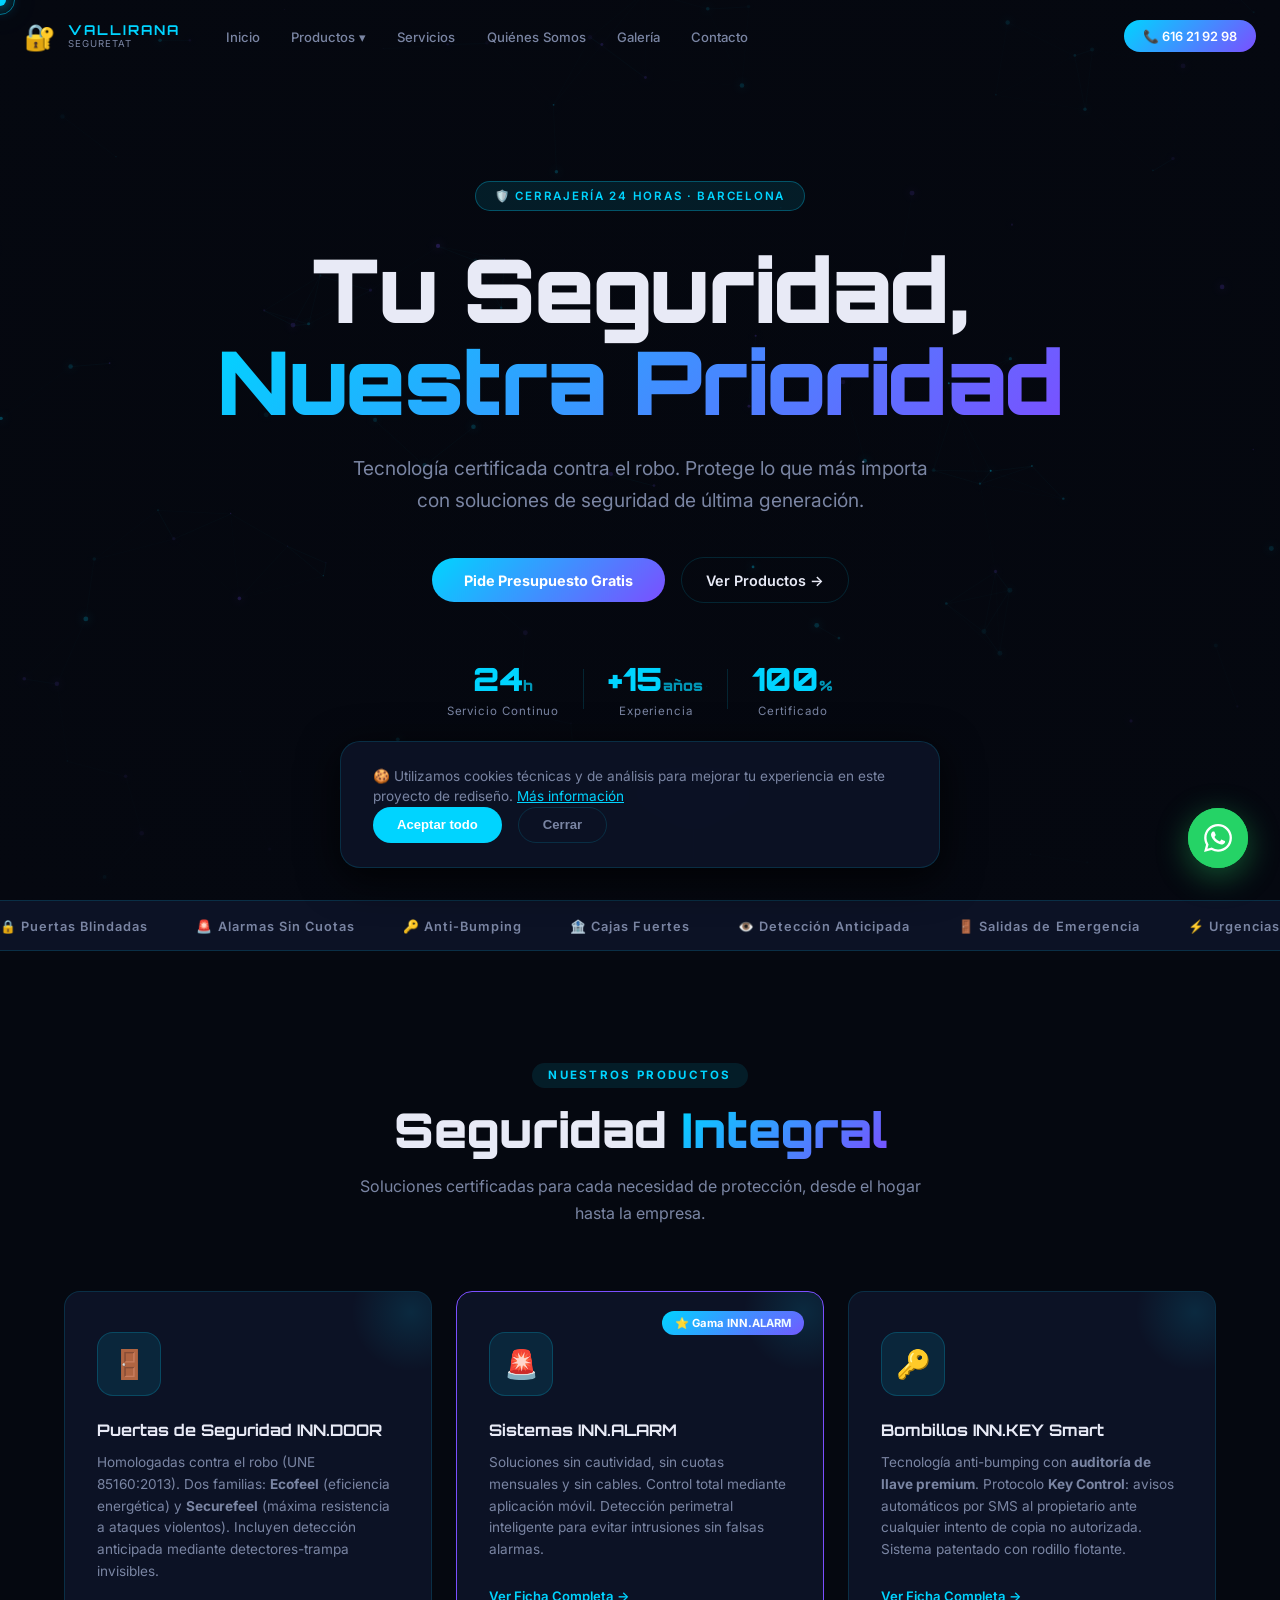
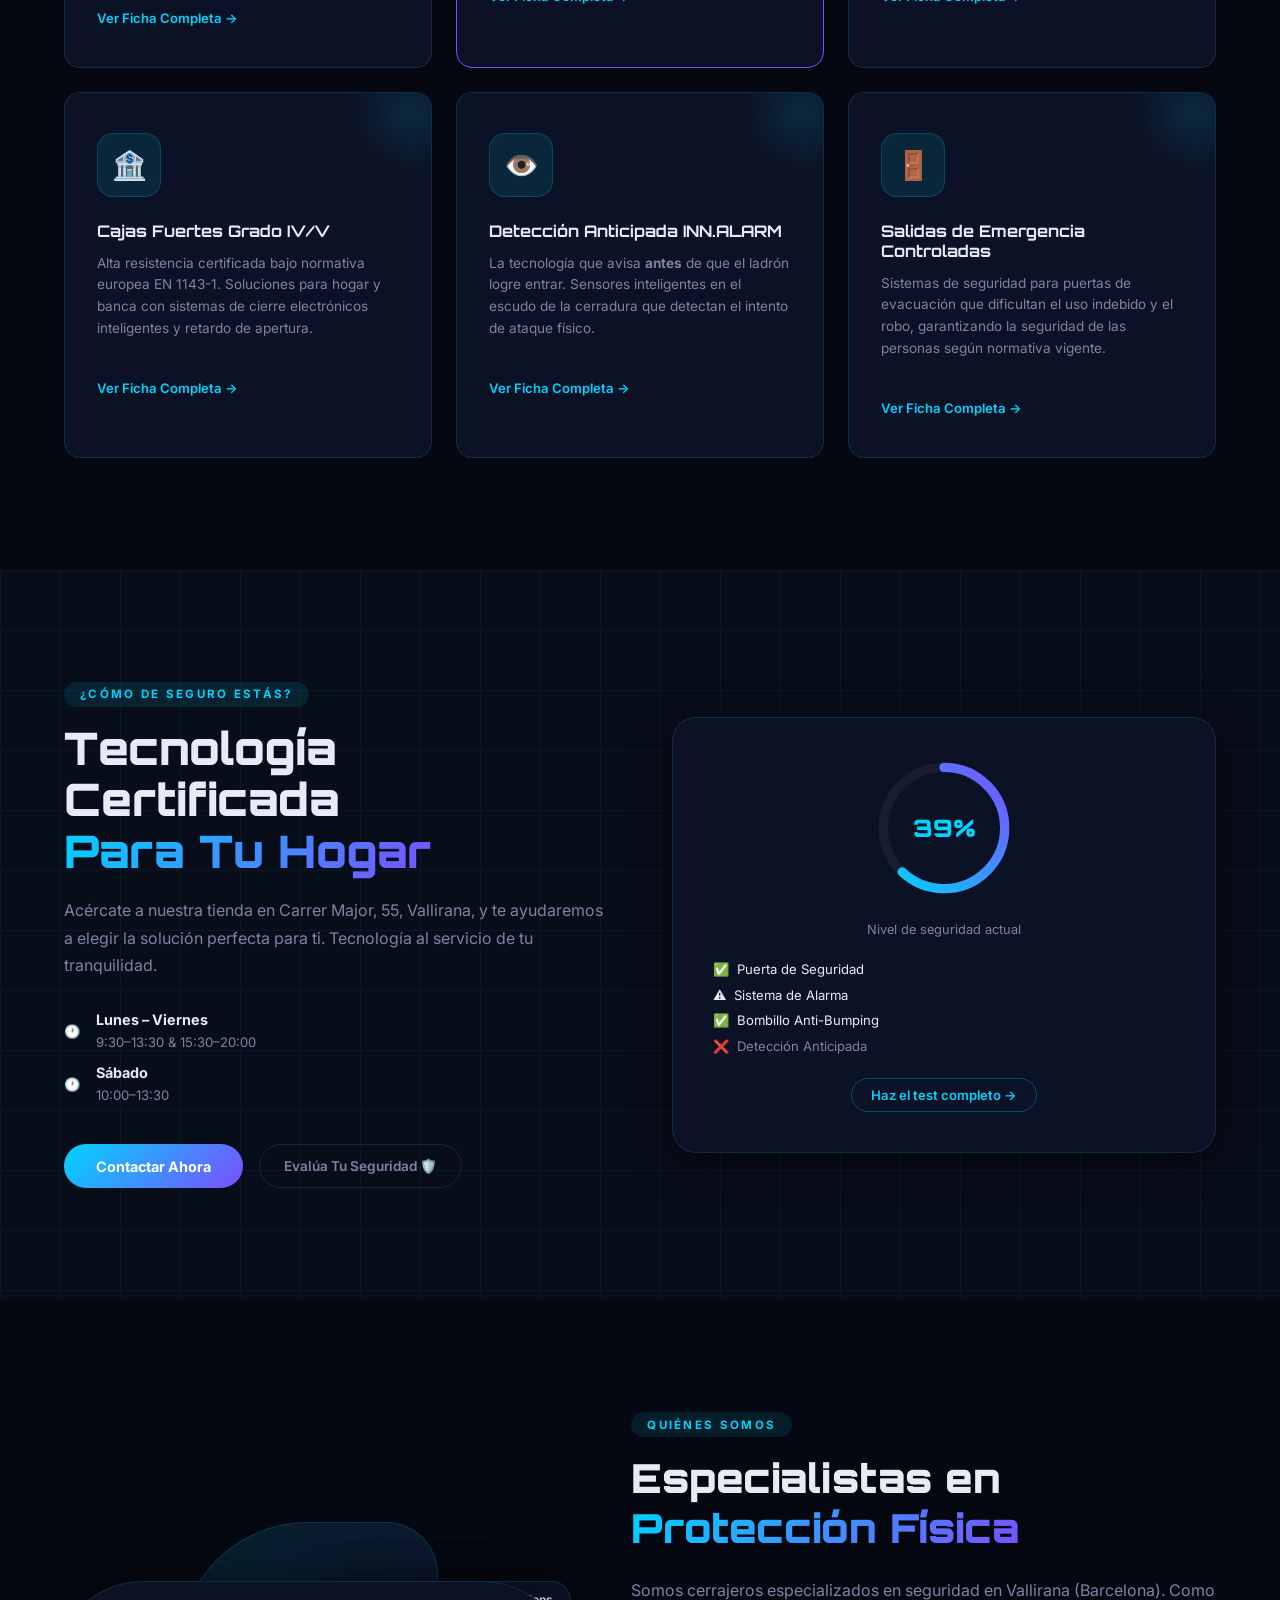
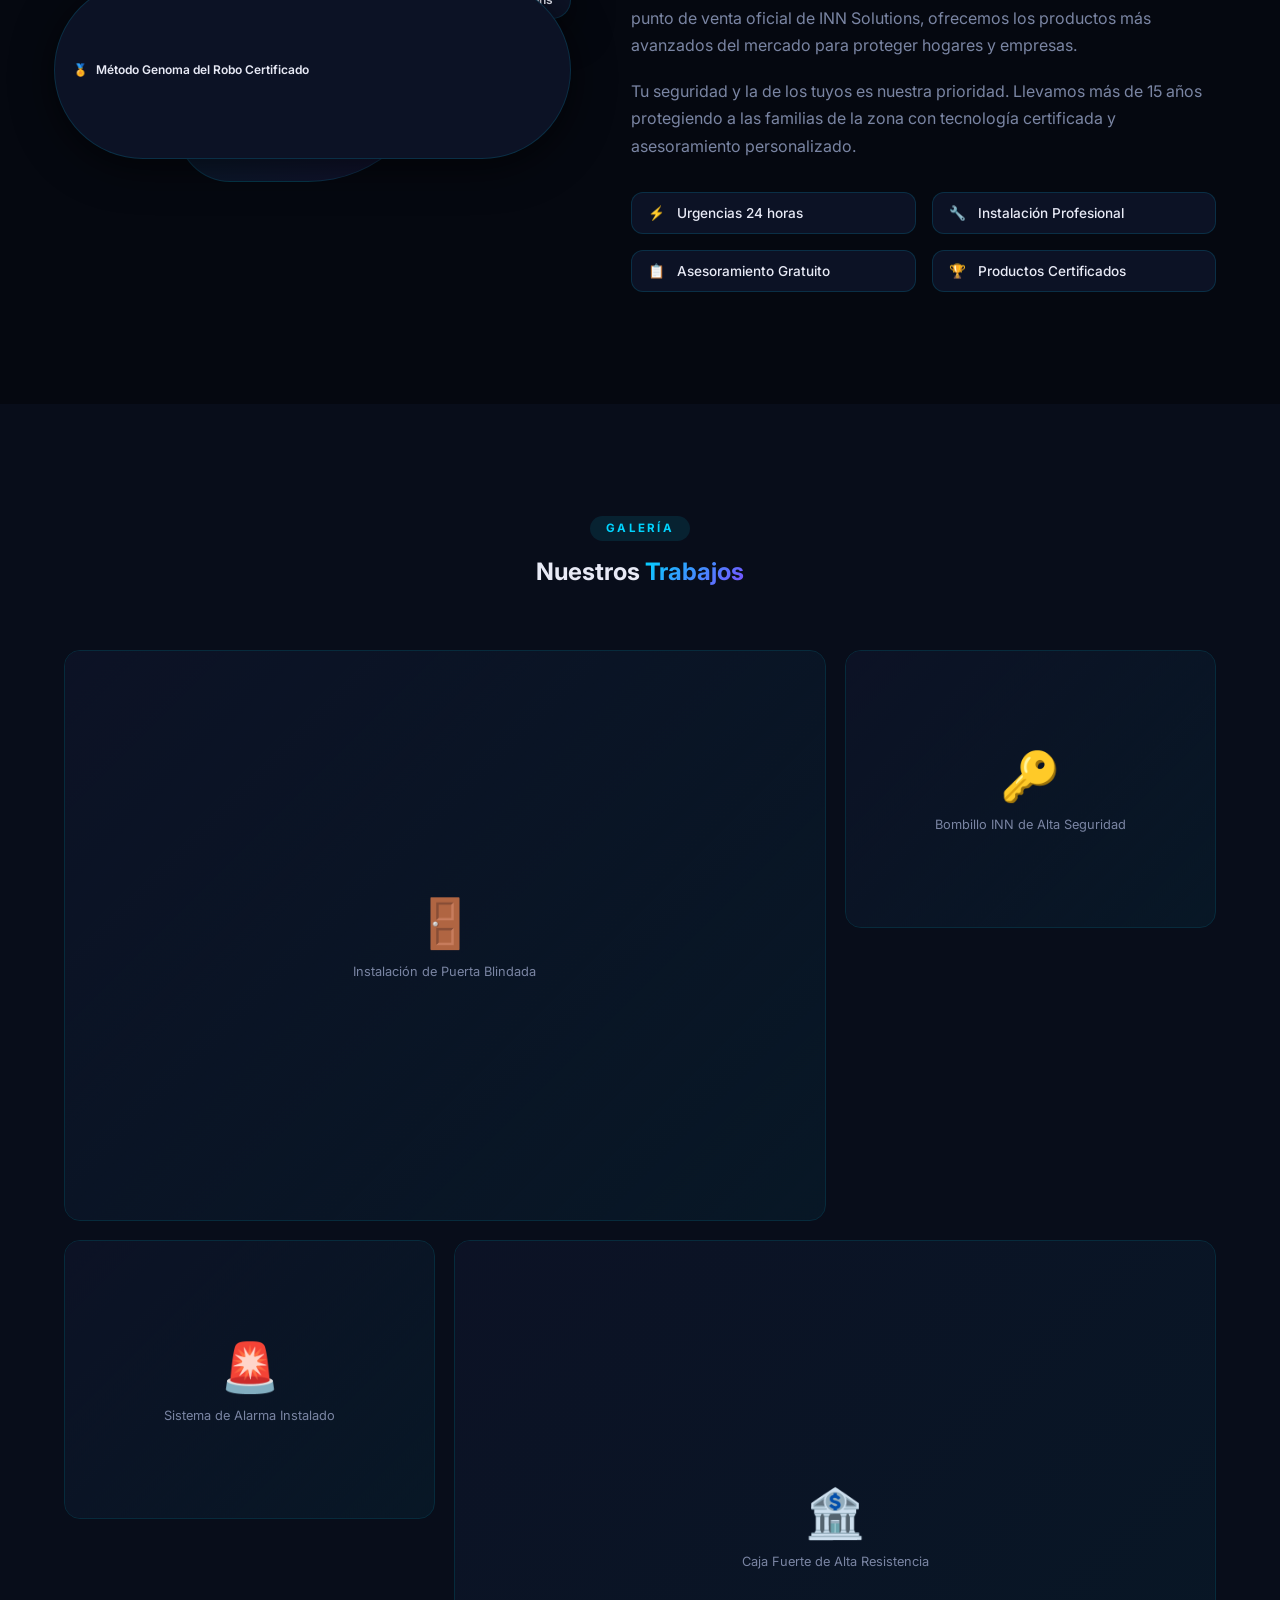
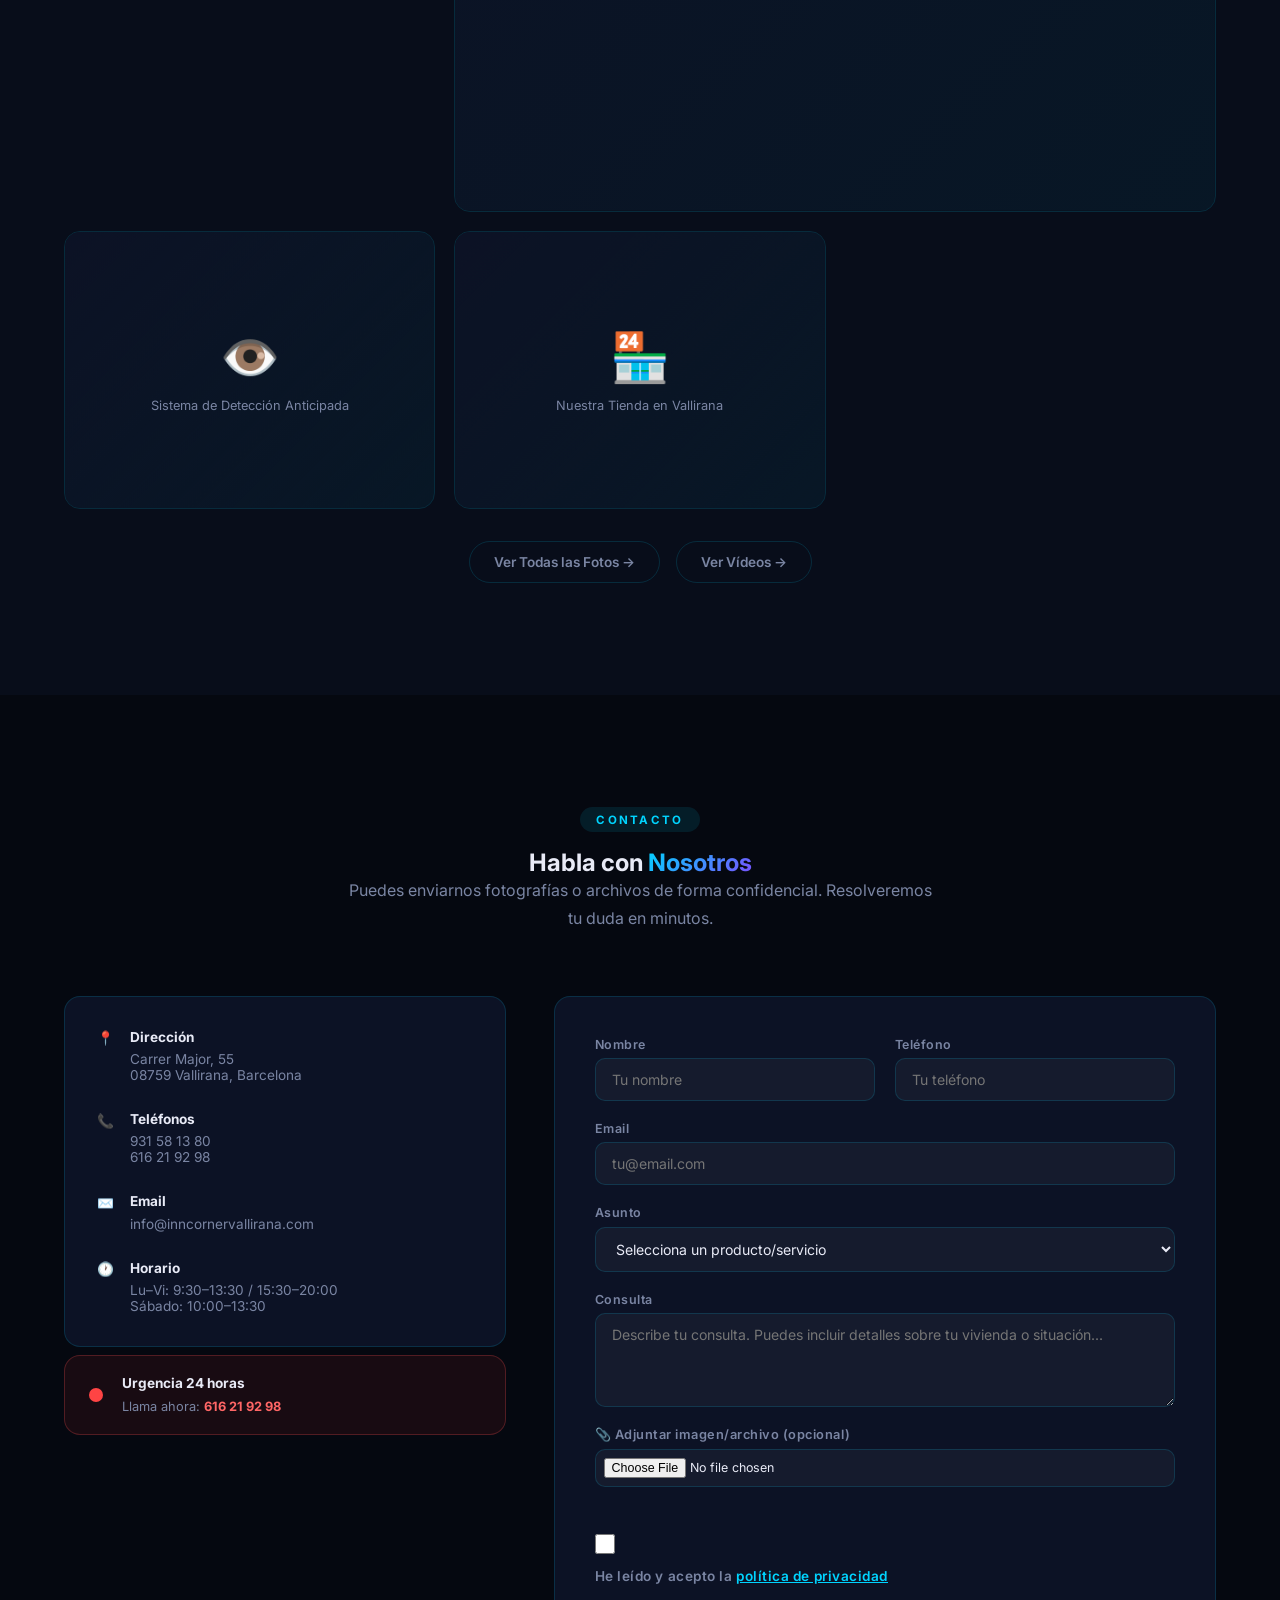
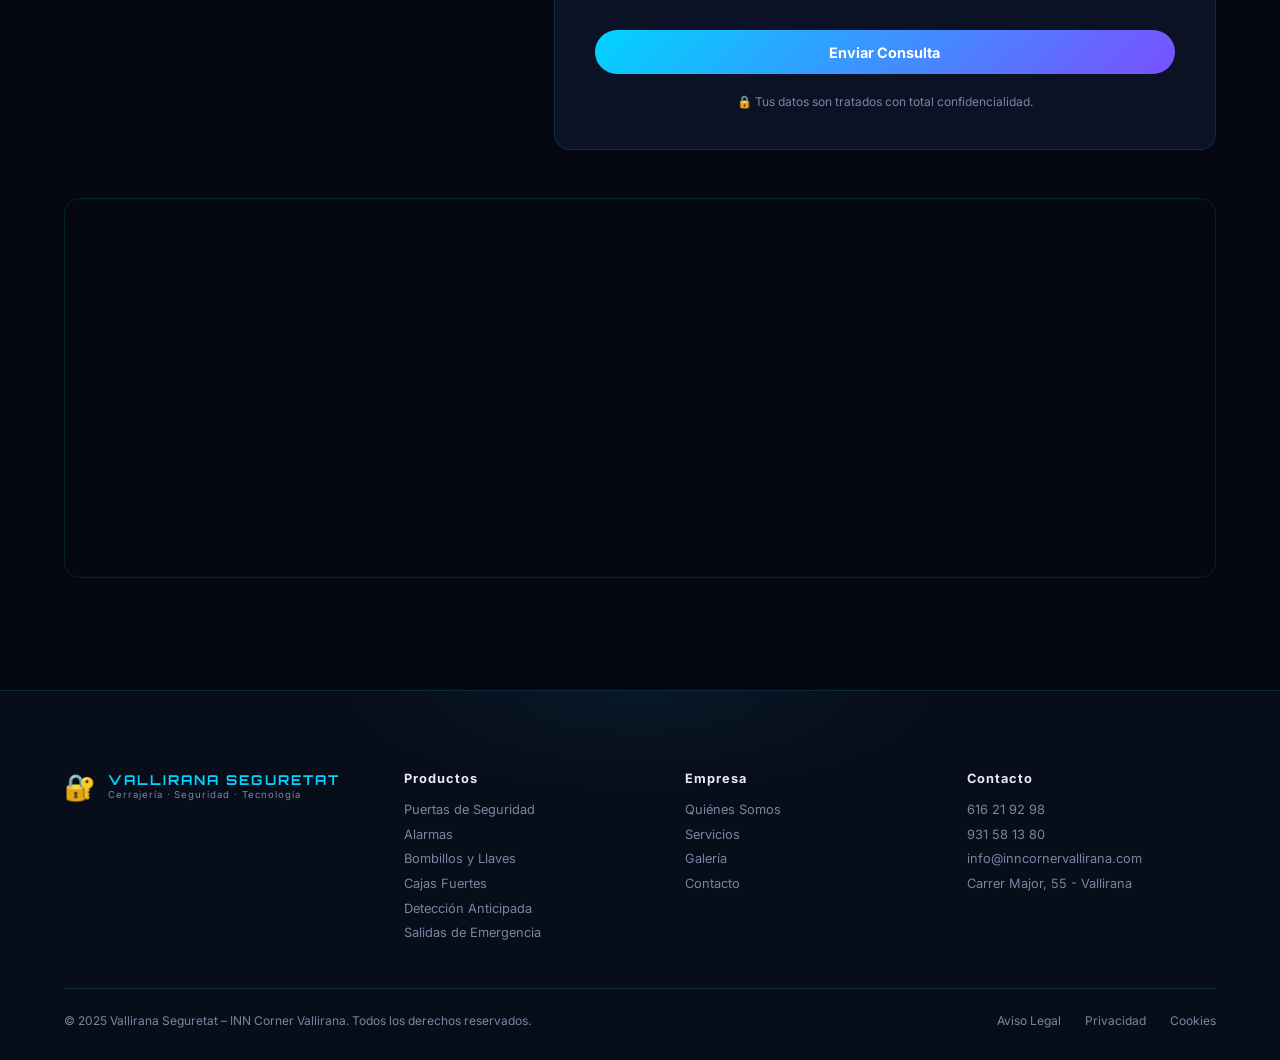
<file: index.html>
<!DOCTYPE html>
<html lang="es">

<head>
  <meta charset="UTF-8" />
  <meta name="viewport" content="width=device-width, initial-scale=1.0" />
  <title>Vallirana Seguretat | Cerrajería • Seguridad • Tecnología</title>
  <meta name="description"
    content="Vallirana Seguretat – Especialistas en seguridad del hogar y empresa. Puertas blindadas, alarmas, bombillos de alta seguridad, cajas fuertes y más. Cerrajería 24h en Vallirana, Barcelona." />
  <meta property="og:title" content="Vallirana Seguretat | Cerrajería de Seguridad" />
  <meta property="og:description"
    content="Protege lo que más te importa. Tecnología certificada para mayor seguridad en el hogar." />
  <meta property="og:type" content="website" />
  <link rel="preconnect" href="https://fonts.googleapis.com" />
  <link rel="preconnect" href="https://fonts.gstatic.com" crossorigin />
  <link
    href="https://fonts.googleapis.com/css2?family=Inter:wght@300;400;500;600;700;900&family=Orbitron:wght@400;700;900&display=swap"
    rel="stylesheet" />
  <link rel="stylesheet" href="style.css" />
</head>

<body>

  <!-- CURSOR PERSONALIZADO -->
  <div class="cursor" id="cursor"></div>
  <div class="cursor-trail" id="cursorTrail"></div>

  <!-- NAVBAR -->
  <nav class="navbar" id="navbar">
    <div class="nav-container">
      <div class="nav-logo">
        <span class="logo-icon">🔐</span>
        <div>
          <span class="logo-text">VALLIRANA</span>
          <span class="logo-sub">SEGURETAT</span>
        </div>
      </div>
      <ul class="nav-links" id="navLinks">
        <li><a href="#inicio" class="nav-link">Inicio</a></li>
        <li class="dropdown">
          <a href="#productos" class="nav-link">Productos <span class="chevron">▾</span></a>
          <ul class="dropdown-menu">
            <li><a href="producto-puertas.html">Puertas de Seguridad</a></li>
            <li><a href="producto-alarmas.html">Alarmas INN.ALARM</a></li>
            <li><a href="producto-bombillos.html">Bombillos y Llaves</a></li>
            <li><a href="producto-cajas.html">Cajas Fuertes</a></li>
            <li><a href="producto-deteccion.html">Detección Anticipada</a></li>
            <li><a href="producto-salidas.html">Salidas de Emergencia</a></li>
          </ul>
        </li>
        <li><a href="#servicios" class="nav-link">Servicios</a></li>
        <li><a href="#nosotros" class="nav-link">Quiénes Somos</a></li>
        <li><a href="#galeria" class="nav-link">Galería</a></li>
        <li><a href="#contacto" class="nav-link">Contacto</a></li>
      </ul>
      <a href="tel:616219298" class="btn-nav">
        <span>📞</span> 616 21 92 98
      </a>
      <button class="hamburger" id="hamburger" aria-label="Abrir menú">
        <span></span><span></span><span></span>
      </button>
    </div>
  </nav>

  <!-- HERO SECTION -->
  <section class="hero" id="inicio">
    <!-- VÍDEO DE FONDO -->
    <video class="hero-video" autoplay muted loop playsinline>
      <source src="hero-video.mp4" type="video/mp4" />
    </video>
    <div class="hero-video-overlay"></div>

    <!-- PARTÍCULAS ENCIMA DEL VÍDEO -->
    <canvas id="heroCanvas"></canvas>
    <div class="hero-particles" id="particles"></div>

    <div class="hero-content">
      <div class="hero-badge">🛡️ CERRAJERÍA 24 HORAS · BARCELONA</div>
      <h1 class="hero-title">
        Tu Seguridad,<br />
        <span class="gradient-text">Nuestra Prioridad</span>
      </h1>
      <p class="hero-subtitle">
        Tecnología certificada contra el robo. Protege lo que más importa<br />
        con soluciones de seguridad de última generación.
      </p>
      <div class="hero-actions">
        <a href="#contacto" class="btn-primary" id="btnPresupuesto">
          <span class="btn-bg"></span>
          <span class="btn-text">Pide Presupuesto Gratis</span>
        </a>
        <a href="#productos" class="btn-secondary">Ver Productos →</a>
      </div>
      <div class="hero-stats">
        <div class="stat">
          <span class="stat-number">24<small>h</small></span>
          <span class="stat-label">Servicio Continuo</span>
        </div>
        <div class="stat-divider"></div>
        <div class="stat">
          <span class="stat-number">+15<small>años</small></span>
          <span class="stat-label">Experiencia</span>
        </div>
        <div class="stat-divider"></div>
        <div class="stat">
          <span class="stat-number">100<small>%</small></span>
          <span class="stat-label">Certificado</span>
        </div>
      </div>
    </div>

    <div class="hero-scroll-indicator">
      <span>Descubre más</span>
      <div class="scroll-line"></div>
    </div>
  </section>

  <!-- TICKER DE CONFIANZA -->
  <div class="trust-ticker">
    <div class="ticker-track">
      <span>🔒 Puertas Blindadas</span>
      <span>🚨 Alarmas Sin Cuotas</span>
      <span>🔑 Anti-Bumping</span>
      <span>🏦 Cajas Fuertes</span>
      <span>👁️ Detección Anticipada</span>
      <span>🚪 Salidas de Emergencia</span>
      <span>⚡ Urgencias 24h</span>
      <span>📍 Vallirana, Barcelona</span>
      <!-- Duplicado para loop -->
      <span>🔒 Puertas Blindadas</span>
      <span>🚨 Alarmas Sin Cuotas</span>
      <span>🔑 Anti-Bumping</span>
      <span>🏦 Cajas Fuertes</span>
      <span>👁️ Detección Anticipada</span>
      <span>🚪 Salidas de Emergencia</span>
      <span>⚡ Urgencias 24h</span>
      <span>📍 Vallirana, Barcelona</span>
    </div>
  </div>

  <!-- PRODUCTOS SECTION -->
  <section class="section" id="productos">
    <div class="container">
      <div class="section-header">
        <span class="section-tag">Nuestros Productos</span>
        <h2 class="section-title">Seguridad <span class="gradient-text">Integral</span></h2>
        <p class="section-desc">Soluciones certificadas para cada necesidad de protección, desde el hogar hasta la
          empresa.</p>
      </div>

      <div class="products-grid">
        <!-- Puertas -->
        <div class="product-card" id="puertas" data-aos="fade-up" data-delay="0">
          <div class="product-icon-wrap">
            <span class="product-icon">🚪</span>
          </div>
          <div class="product-glow"></div>
          <h3>Puertas de Seguridad INN.DOOR</h3>
          <p>Homologadas contra el robo (UNE 85160:2013). Dos familias:
            <strong>Ecofeel</strong> (eficiencia energética) y
            <strong>Securefeel</strong> (máxima resistencia a ataques violentos).
            Incluyen detección anticipada mediante detectores-trampa invisibles.
          </p>
          <a href="producto-puertas.html" class="product-cta">Ver Ficha Completa →</a>
        </div>

        <!-- Alarmas -->
        <div class="product-card featured" id="alarmas" data-aos="fade-up" data-delay="100">
          <div class="product-badge">⭐ Gama INN.ALARM</div>
          <div class="product-icon-wrap">
            <span class="product-icon">🚨</span>
          </div>
          <div class="product-glow"></div>
          <h3>Sistemas INN.ALARM</h3>
          <p>Soluciones sin cautividad, sin cuotas mensuales y sin cables. Control total mediante
            aplicación móvil. Detección perimetral inteligente para evitar intrusiones sin falsas alarmas.</p>
          <a href="producto-alarmas.html" class="product-cta">Ver Ficha Completa →</a>
        </div>

        <!-- Bombillos -->
        <div class="product-card" id="bombillos" data-aos="fade-up" data-delay="200">
          <div class="product-icon-wrap">
            <span class="product-icon">🔑</span>
          </div>
          <div class="product-glow"></div>
          <h3>Bombillos INN.KEY Smart</h3>
          <p>Tecnología anti-bumping con <strong>auditoría de llave premium</strong>.
            Protocolo <strong>Key Control</strong>: avisos automáticos por SMS al propietario ante cualquier intento de
            copia no autorizada. Sistema patentado con rodillo flotante.</p>
          <a href="producto-bombillos.html" class="product-cta">Ver Ficha Completa →</a>
        </div>

        <!-- Cajas Fuertes -->
        <div class="product-card" id="cajas" data-aos="fade-up" data-delay="300">
          <div class="product-icon-wrap">
            <span class="product-icon">🏦</span>
          </div>
          <div class="product-glow"></div>
          <h3>Cajas Fuertes Grado IV/V</h3>
          <p>Alta resistencia certificada bajo normativa europea EN 1143-1. Soluciones para hogar y banca con sistemas
            de cierre electrónicos inteligentes y retardo de apertura.</p>
          <a href="producto-cajas.html" class="product-cta">Ver Ficha Completa →</a>
        </div>

        <!-- Detección Anticipada -->
        <div class="product-card" id="deteccion" data-aos="fade-up" data-delay="400">
          <div class="product-icon-wrap">
            <span class="product-icon">👁️</span>
          </div>
          <div class="product-glow"></div>
          <h3>Detección Anticipada INN.ALARM</h3>
          <p>La tecnología que avisa <strong>antes</strong> de que el ladrón logre entrar. Sensores inteligentes en el
            escudo de la cerradura que detectan el intento de ataque físico.</p>
          <a href="producto-deteccion.html" class="product-cta">Ver Ficha Completa →</a>
        </div>

        <!-- Salidas de Emergencia -->
        <div class="product-card" id="emergencia" data-aos="fade-up" data-delay="500">
          <div class="product-icon-wrap">
            <span class="product-icon">🚪</span>
          </div>
          <div class="product-glow"></div>
          <h3>Salidas de Emergencia Controladas</h3>
          <p>Sistemas de seguridad para puertas de evacuación que dificultan el uso indebido y el robo, garantizando la
            seguridad de las personas según normativa vigente.</p>
          <a href="producto-salidas.html" class="product-cta">Ver Ficha Completa →</a>
        </div>
      </div>
    </div>
  </section>

  <!-- SEGURIDAD CTA SECTION -->
  <section class="cta-section" id="servicios">
    <div class="cta-bg-grid"></div>
    <div class="container">
      <div class="cta-wrap">
        <div class="cta-text">
          <span class="section-tag">¿Cómo de seguro estás?</span>
          <h2>Tecnología Certificada<br /><span class="gradient-text">Para Tu Hogar</span></h2>
          <p>Acércate a nuestra tienda en Carrer Major, 55, Vallirana, y te ayudaremos a elegir la solución perfecta
            para ti. Tecnología al servicio de tu tranquilidad.</p>
          <div class="cta-hours">
            <div class="hour-item">
              <span class="hour-icon">🕐</span>
              <div>
                <strong>Lunes – Viernes</strong>
                <span>9:30–13:30 &amp; 15:30–20:00</span>
              </div>
            </div>
            <div class="hour-item">
              <span class="hour-icon">🕐</span>
              <div>
                <strong>Sábado</strong>
                <span>10:00–13:30</span>
              </div>
            </div>
          </div>
          <div class="cta-actions">
            <a href="#contacto" class="btn-primary">
              <span class="btn-bg"></span>
              <span class="btn-text">Contactar Ahora</span>
            </a>
            <a href="https://protegetucasacontraelrobo.com/" target="_blank" rel="noopener" class="btn-ghost">
              Evalúa Tu Seguridad 🛡️
            </a>
          </div>
        </div>
        <div class="cta-visual">
          <div class="security-score-card">
            <div class="score-ring">
              <svg viewBox="0 0 120 120">
                <circle class="score-bg" cx="60" cy="60" r="52" />
                <circle class="score-fill" cx="60" cy="60" r="52" id="scoreCircle" />
              </svg>
              <div class="score-value" id="scoreValue">0%</div>
            </div>
            <p class="score-label">Nivel de seguridad actual</p>
            <div class="score-items">
              <div class="score-item">
                <span class="check">✅</span> Puerta de Seguridad
              </div>
              <div class="score-item">
                <span class="check warn">⚠️</span> Sistema de Alarma
              </div>
              <div class="score-item">
                <span class="check">✅</span> Bombillo Anti-Bumping
              </div>
              <div class="score-item red">
                <span class="check err">❌</span> Detección Anticipada
              </div>
            </div>
            <a href="https://www.evaluadordeseguridad.com/" target="_blank" rel="noopener" class="score-btn">
              Haz el test completo →
            </a>
          </div>
        </div>
      </div>
    </div>
  </section>

  <!-- NOSOTROS SECTION -->
  <section class="section" id="nosotros">
    <div class="container">
      <div class="about-wrap">
        <div class="about-visual">
          <div class="about-card-hex">
            <div class="hex-inner">
              <span class="hex-icon">🔐</span>
              <strong>INN Corner</strong>
              <span>Vallirana</span>
            </div>
          </div>
          <div class="about-badge-float">
            <span>💎</span> Distribuidor Oficial INN Solutions
          </div>
          <div class="about-badge-float b2">
            <span>🏅</span> Método Genoma del Robo Certificado
          </div>
        </div>
        <div class="about-text">
          <span class="section-tag">Quiénes Somos</span>
          <h2>Especialistas en <span class="gradient-text">Protección Física</span></h2>
          <p>Somos cerrajeros especializados en seguridad en Vallirana (Barcelona). Como punto de venta oficial de INN
            Solutions, ofrecemos los productos más avanzados del mercado para proteger hogares y empresas.</p>
          <p>Tu seguridad y la de los tuyos es nuestra prioridad. Llevamos más de 15 años protegiendo a las familias de
            la zona con tecnología certificada y asesoramiento personalizado.</p>
          <div class="about-features">
            <a href="tel:616219298" class="feat-item"><span>⚡</span> Urgencias 24 horas</a>
            <a href="#servicios" class="feat-item"><span>🔧</span> Instalación Profesional</a>
            <a href="#contacto" class="feat-item"><span>📋</span> Asesoramiento Gratuito</a>
            <a href="#productos" class="feat-item"><span>🏆</span> Productos Certificados</a>
          </div>
        </div>
      </div>
    </div>
  </section>

  <!-- GALERÍA -->
  <section class="section dark-section" id="galeria">
    <div class="container">
      <div class="section-header">
        <span class="section-tag">Galería</span>
        <h2>Nuestros <span class="gradient-text">Trabajos</span></h2>
      </div>
      <div class="gallery-grid">
        <div class="gallery-item g-1">
          <div class="gallery-placeholder">
            <span>🚪</span>
            <p>Instalación de Puerta Blindada</p>
          </div>
          <div class="gallery-overlay">Puertas de Seguridad</div>
        </div>
        <div class="gallery-item g-2">
          <div class="gallery-placeholder">
            <span>🔑</span>
            <p>Bombillo INN de Alta Seguridad</p>
          </div>
          <div class="gallery-overlay">Bombillos y Llaves</div>
        </div>
        <div class="gallery-item g-3">
          <div class="gallery-placeholder">
            <span>🚨</span>
            <p>Sistema de Alarma Instalado</p>
          </div>
          <div class="gallery-overlay">Alarmas</div>
        </div>
        <div class="gallery-item g-4">
          <div class="gallery-placeholder">
            <span>🏦</span>
            <p>Caja Fuerte de Alta Resistencia</p>
          </div>
          <div class="gallery-overlay">Cajas Fuertes</div>
        </div>
        <div class="gallery-item g-5">
          <div class="gallery-placeholder">
            <span>👁️</span>
            <p>Sistema de Detección Anticipada</p>
          </div>
          <div class="gallery-overlay">Detección Anticipada</div>
        </div>
        <div class="gallery-item g-6">
          <div class="gallery-placeholder">
            <span>🏪</span>
            <p>Nuestra Tienda en Vallirana</p>
          </div>
          <div class="gallery-overlay">Nuestra Tienda</div>
        </div>
      </div>
      <div class="gallery-nav">
        <a href="https://inncornervallirana.com/fotos/" target="_blank" class="btn-ghost">Ver Todas las Fotos →</a>
        <a href="https://inncornervallirana.com/videos/" target="_blank" class="btn-ghost">Ver Vídeos →</a>
      </div>
    </div>
  </section>

  <!-- CONTACTO -->
  <section class="section" id="contacto">
    <div class="container">
      <div class="section-header">
        <span class="section-tag">Contacto</span>
        <h2>Habla con <span class="gradient-text">Nosotros</span></h2>
        <p class="section-desc">Puedes enviarnos fotografías o archivos de forma confidencial. Resolveremos tu duda en
          minutos.</p>
      </div>

      <div class="contact-wrap">
        <div class="contact-info">
          <div class="contact-card">
            <div class="contact-item">
              <span class="ci-icon">📍</span>
              <div>
                <strong>Dirección</strong>
                <span>Carrer Major, 55<br />08759 Vallirana, Barcelona</span>
              </div>
            </div>
            <div class="contact-item">
              <span class="ci-icon">📞</span>
              <div>
                <strong>Teléfonos</strong>
                <a href="tel:931581380">931 58 13 80</a>
                <a href="tel:616219298">616 21 92 98</a>
              </div>
            </div>
            <div class="contact-item">
              <span class="ci-icon">✉️</span>
              <div>
                <strong>Email</strong>
                <a href="mailto:info@inncornervallirana.com">info@inncornervallirana.com</a>
              </div>
            </div>
            <div class="contact-item">
              <span class="ci-icon">🕐</span>
              <div>
                <strong>Horario</strong>
                <span>Lu–Vi: 9:30–13:30 / 15:30–20:00</span>
                <span>Sábado: 10:00–13:30</span>
              </div>
            </div>
          </div>
          <div class="emergency-banner">
            <span class="emergency-pulse"></span>
            <div>
              <strong>Urgencia 24 horas</strong>
              <span>Llama ahora: <a href="tel:616219298">616 21 92 98</a></span>
            </div>
          </div>
        </div>

        <!-- Formspree: Formulario configurado con el ID 'mzdjrdap' -->
        <form class="contact-form" id="contactForm" action="https://formspree.io/f/mzdjrdap" method="POST" enctype="multipart/form-data" onsubmit="handleSubmit(event)">
          <div class="form-row">
            <div class="form-group">
              <label for="nombre">Nombre</label>
              <input type="text" id="nombre" name="nombre" placeholder="Tu nombre" required />
            </div>
            <div class="form-group">
              <label for="telefono">Teléfono</label>
              <input type="tel" id="telefono" name="telefono" placeholder="Tu teléfono" />
            </div>
          </div>
          <div class="form-group">
            <label for="email">Email</label>
            <input type="email" id="email" name="email" placeholder="tu@email.com" required />
          </div>
          <div class="form-group">
            <label for="asunto">Asunto</label>
            <select id="asunto" name="asunto">
              <option value="">Selecciona un producto/servicio</option>
              <option>Puertas de Seguridad</option>
              <option>Alarmas</option>
              <option>Bombillos y Llaves</option>
              <option>Cajas Fuertes</option>
              <option>Detección Anticipada</option>
              <option>Salidas de Emergencia</option>
              <option>Urgencia / Cerrajero</option>
              <option>Otro</option>
            </select>
          </div>
          <div class="form-group">
            <label for="mensaje">Consulta</label>
            <textarea id="mensaje" name="mensaje" rows="4"
              placeholder="Describe tu consulta. Puedes incluir detalles sobre tu vivienda o situación..."></textarea>
          </div>
          <div class="form-group file-group">
            <label for="archivo">📎 Adjuntar imagen/archivo (opcional)</label>
            <input type="file" id="archivo" name="archivo" accept="image/*,.pdf" />
          </div>
          <div class="form-group checkbox-group">
            <input type="checkbox" id="privacy" name="privacy" required />
            <label for="privacy">He leído y acepto la <a href="politica-privacidad.html">política de
                privacidad</a></label>
          </div>
          <button type="submit" class="btn-primary full-width" id="submitBtn">
            <span class="btn-bg"></span>
            <span class="btn-text">Enviar Consulta</span>
          </button>
          <p class="form-note">🔒 Tus datos son tratados con total confidencialidad.</p>
        </form>
      </div>

      <!-- MAPA -->
      <div class="map-container">
        <iframe
          src="https://www.google.com/maps/embed?pb=!1m18!1m12!1m3!1d2997.5!2d1.8850!3d41.3850!2m3!1f0!2f0!3f0!3m2!1i1024!2i768!4f13.1!3m3!1m2!1s0x12a4999999999999%3A0x0!2sCarrer+Major%2C+55%2C+08759+Vallirana%2C+Barcelona!5e0!3m2!1ses!2ses!4v1700000000000"
          allowfullscreen="" loading="lazy" referrerpolicy="no-referrer-when-downgrade"
          title="Ubicación Vallirana Seguretat"></iframe>
      </div>
    </div>
  </section>

  <!-- FOOTER -->
  <footer class="footer">
    <div class="footer-glow"></div>
    <div class="container">
      <div class="footer-top">
        <div class="footer-brand">
          <span class="logo-icon">🔐</span>
          <div>
            <span class="logo-text">VALLIRANA SEGURETAT</span>
            <span class="logo-sub">Cerrajería · Seguridad · Tecnología</span>
          </div>
        </div>
        <div class="footer-links-grid">
          <div class="footer-col">
            <h4>Productos</h4>
            <ul>
              <li><a href="#puertas">Puertas de Seguridad</a></li>
              <li><a href="#alarmas">Alarmas</a></li>
              <li><a href="#bombillos">Bombillos y Llaves</a></li>
              <li><a href="#cajas">Cajas Fuertes</a></li>
              <li><a href="#deteccion">Detección Anticipada</a></li>
              <li><a href="#emergencia">Salidas de Emergencia</a></li>
            </ul>
          </div>
          <div class="footer-col">
            <h4>Empresa</h4>
            <ul>
              <li><a href="#nosotros">Quiénes Somos</a></li>
              <li><a href="#servicios">Servicios</a></li>
              <li><a href="#galeria">Galería</a></li>
              <li><a href="#contacto">Contacto</a></li>
            </ul>
          </div>
          <div class="footer-col">
            <h4>Contacto</h4>
            <ul>
              <li><a href="tel:616219298">616 21 92 98</a></li>
              <li><a href="tel:931581380">931 58 13 80</a></li>
              <li><a href="mailto:info@inncornervallirana.com">info@inncornervallirana.com</a></li>
              <li>Carrer Major, 55 - Vallirana</li>
            </ul>
          </div>
        </div>
      </div>
      <div class="footer-bottom">
        <p>© 2025 Vallirana Seguretat – INN Corner Vallirana. Todos los derechos reservados.</p>
        <div class="footer-legal">
          <a href="aviso-legal.html">Aviso Legal</a>
          <a href="politica-privacidad.html">Privacidad</a>
          <a href="politica-cookies.html">Cookies</a>
        </div>
      </div>
    </div>
  </footer>

  <!-- WHATSAPP FLOAT -->
  <a href="https://wa.me/34616219298?text=Hola!%20Quisiera%20m%C3%A1s%20informaci%C3%B3n%20sobre%20sus%20productos%20de%20seguridad."
    class="whatsapp-btn" target="_blank" rel="noopener" aria-label="WhatsApp">
    <span class="whatsapp-pulse"></span>
    <svg xmlns="http://www.w3.org/2000/svg" viewBox="0 0 24 24" fill="currentColor" width="28" height="28">
      <path
        d="M17.472 14.382c-.297-.149-1.758-.867-2.03-.967-.273-.099-.471-.148-.67.15-.197.297-.767.966-.94 1.164-.173.199-.347.223-.644.075-.297-.15-1.255-.463-2.39-1.475-.883-.788-1.48-1.761-1.653-2.059-.173-.297-.018-.458.13-.606.134-.133.298-.347.446-.52.149-.174.198-.298.298-.497.099-.198.05-.371-.025-.52-.075-.149-.669-1.612-.916-2.207-.242-.579-.487-.5-.669-.51-.173-.008-.371-.01-.57-.01-.198 0-.52.074-.792.372-.272.297-1.04 1.016-1.04 2.479 0 1.462 1.065 2.875 1.213 3.074.149.198 2.096 3.2 5.077 4.487.709.306 1.262.489 1.694.625.712.227 1.36.195 1.871.118.571-.085 1.758-.719 2.006-1.413.248-.694.248-1.289.173-1.413-.074-.124-.272-.198-.57-.347m-5.421 7.403h-.004a9.87 9.87 0 01-5.031-1.378l-.361-.214-3.741.982.998-3.648-.235-.374a9.86 9.86 0 01-1.51-5.26c.001-5.45 4.436-9.884 9.888-9.884 2.64 0 5.122 1.03 6.988 2.898a9.825 9.825 0 012.893 6.994c-.003 5.45-4.437 9.884-9.885 9.884m8.413-18.297A11.815 11.815 0 0012.05 0C5.495 0 .16 5.335.157 11.892c0 2.096.547 4.142 1.588 5.945L.057 24l6.305-1.654a11.882 11.882 0 005.683 1.448h.005c6.554 0 11.89-5.335 11.893-11.893a11.821 11.821 0 00-3.48-8.413z" />
    </svg>
    <span class="whatsapp-tooltip">¡Escríbenos!</span>
  </a>

  <!-- BACK TO TOP -->
  <button class="back-to-top" id="backToTop" aria-label="Volver arriba">▲</button>

  <!-- COOKIE BANNER -->
  <div class="cookie-banner" id="cookieBanner">
    <div class="cookie-content">
      <p>🍪 Utilizamos cookies técnicas y de análisis para mejorar tu experiencia en este proyecto de rediseño.
        <a href="politica-cookies.html">Más información</a>
      </p>
      <div class="cookie-actions">
        <button class="btn-cookie-accept" id="acceptCookies">Aceptar todo</button>
        <button class="btn-cookie-ghost"
          onclick="document.getElementById('cookieBanner').style.display='none'">Cerrar</button>
      </div>
    </div>
  </div>

  <script src="script.js"></script>
</body>

</html>
</file>
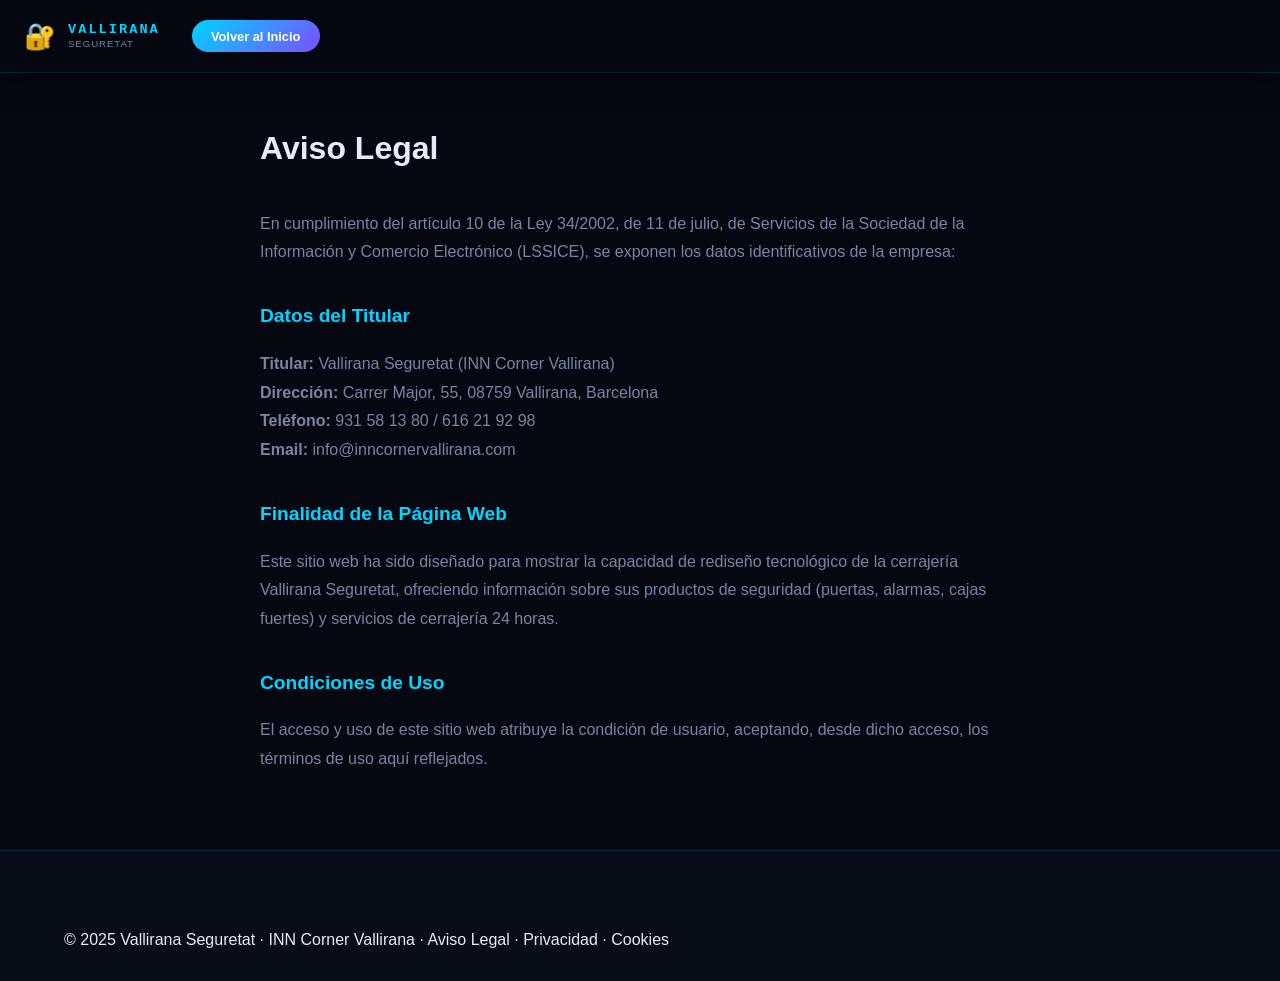
<file: aviso-legal.html>
<!DOCTYPE html>
<html lang="es">

<head>
    <meta charset="UTF-8">
    <meta name="viewport" content="width=device-width, initial-scale=1.0">
    <title>Aviso Legal | Vallirana Seguretat</title>
    <link rel="stylesheet" href="style.css">
    <style>
        .legal-page {
            padding: 120px 20px 60px;
            max-width: 800px;
            margin: 0 auto;
            line-height: 1.8;
            color: var(--text-muted);
        }

        .legal-page h1 {
            color: var(--text);
            font-family: 'Orbitron', sans-serif;
            margin-bottom: 2rem;
        }

        .legal-page h2 {
            color: var(--accent);
            font-size: 1.2rem;
            margin-top: 2rem;
            margin-bottom: 1rem;
        }

        .legal-page p {
            margin-bottom: 1rem;
        }
    </style>
</head>

<body>
    <nav class="navbar scrolled">
        <div class="nav-container">
            <a href="index.html" class="nav-logo">
                <span class="logo-icon">🔐</span>
                <div>
                    <span class="logo-text">VALLIRANA</span>
                    <span class="logo-sub">SEGURETAT</span>
                </div>
            </a>
            <a href="index.html" class="btn-nav">Volver al Inicio</a>
        </div>
    </nav>

    <main class="legal-page">
        <h1>Aviso Legal</h1>
        <p>En cumplimiento del artículo 10 de la Ley 34/2002, de 11 de julio, de Servicios de la Sociedad de la
            Información y Comercio Electrónico (LSSICE), se exponen los datos identificativos de la empresa:</p>

        <h2>Datos del Titular</h2>
        <p><strong>Titular:</strong> Vallirana Seguretat (INN Corner Vallirana)<br>
            <strong>Dirección:</strong> Carrer Major, 55, 08759 Vallirana, Barcelona<br>
            <strong>Teléfono:</strong> 931 58 13 80 / 616 21 92 98<br>
            <strong>Email:</strong> info@inncornervallirana.com
        </p>

        <h2>Finalidad de la Página Web</h2>
        <p>Este sitio web ha sido diseñado para mostrar la capacidad de rediseño tecnológico de la cerrajería Vallirana
            Seguretat, ofreciendo información sobre sus productos de seguridad (puertas, alarmas, cajas fuertes) y
            servicios de cerrajería 24 horas.</p>

        <h2>Condiciones de Uso</h2>
        <p>El acceso y uso de este sitio web atribuye la condición de usuario, aceptando, desde dicho acceso, los
            términos de uso aquí reflejados.</p>
    </main>

    <footer class="footer">
        <div class="container">
            <p>© 2025 Vallirana Seguretat · INN Corner Vallirana ·
                <a href="aviso-legal.html">Aviso Legal</a> ·
                <a href="politica-privacidad.html">Privacidad</a> ·
                <a href="politica-cookies.html">Cookies</a>
            </p>
        </div>
    </footer>
</body>

</html>
</file>
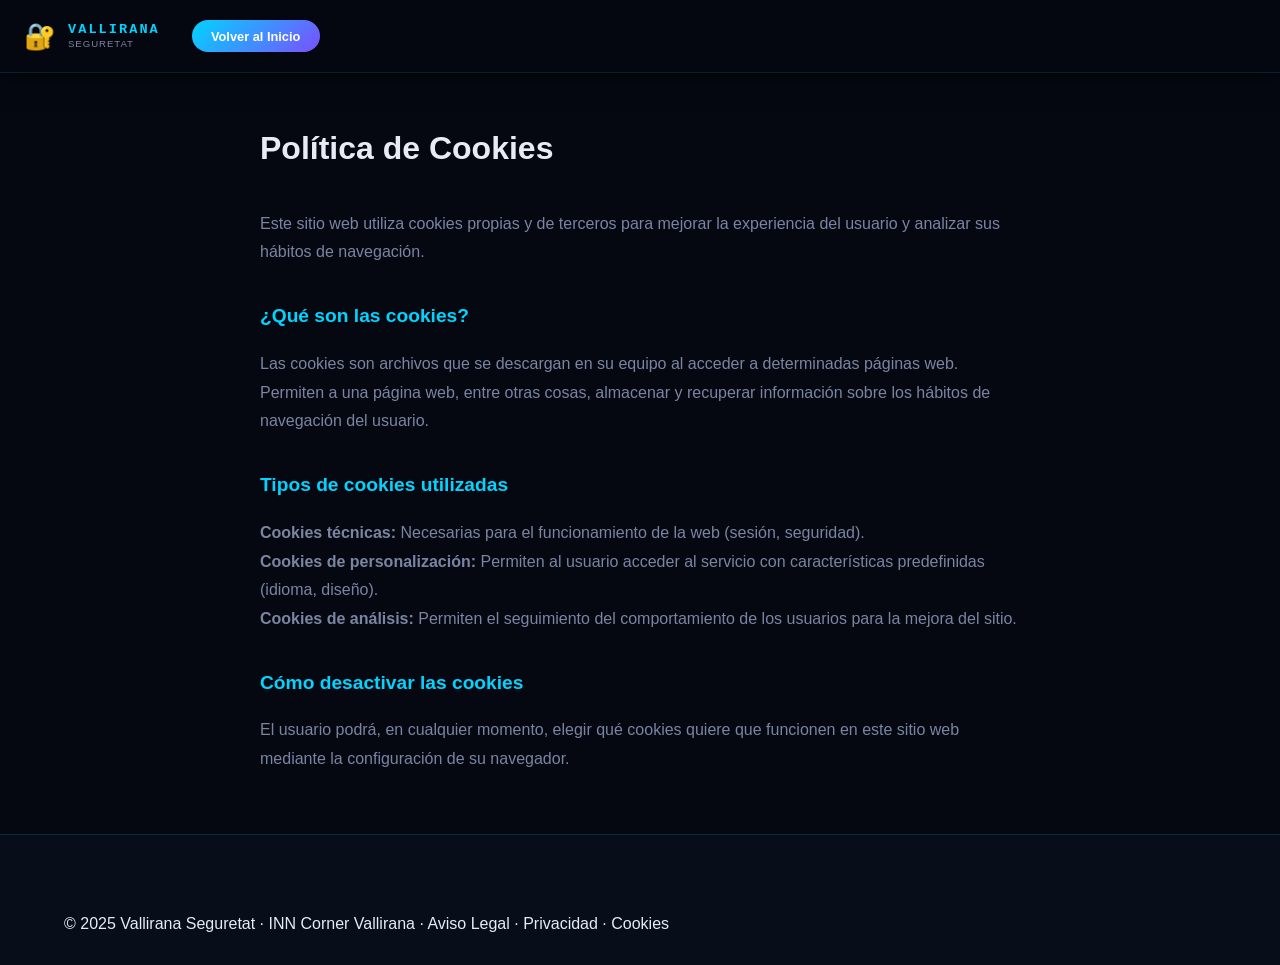
<file: politica-cookies.html>
<!DOCTYPE html>
<html lang="es">

<head>
    <meta charset="UTF-8">
    <meta name="viewport" content="width=device-width, initial-scale=1.0">
    <title>Política de Cookies | Vallirana Seguretat</title>
    <link rel="stylesheet" href="style.css">
    <style>
        .legal-page {
            padding: 120px 20px 60px;
            max-width: 800px;
            margin: 0 auto;
            line-height: 1.8;
            color: var(--text-muted);
        }

        .legal-page h1 {
            color: var(--text);
            font-family: 'Orbitron', sans-serif;
            margin-bottom: 2rem;
        }

        .legal-page h2 {
            color: var(--accent);
            font-size: 1.2rem;
            margin-top: 2rem;
            margin-bottom: 1rem;
        }
    </style>
</head>

<body>
    <nav class="navbar scrolled">
        <div class="nav-container">
            <a href="index.html" class="nav-logo">
                <span class="logo-icon">🔐</span>
                <div>
                    <span class="logo-text">VALLIRANA</span>
                    <span class="logo-sub">SEGURETAT</span>
                </div>
            </a>
            <a href="index.html" class="btn-nav">Volver al Inicio</a>
        </div>
    </nav>

    <main class="legal-page">
        <h1>Política de Cookies</h1>
        <p>Este sitio web utiliza cookies propias y de terceros para mejorar la experiencia del usuario y analizar sus
            hábitos de navegación.</p>

        <h2>¿Qué son las cookies?</h2>
        <p>Las cookies son archivos que se descargan en su equipo al acceder a determinadas páginas web. Permiten a una
            página web, entre otras cosas, almacenar y recuperar información sobre los hábitos de navegación del
            usuario.</p>

        <h2>Tipos de cookies utilizadas</h2>
        <p><strong>Cookies técnicas:</strong> Necesarias para el funcionamiento de la web (sesión, seguridad).<br>
            <strong>Cookies de personalización:</strong> Permiten al usuario acceder al servicio con características
            predefinidas (idioma, diseño).<br>
            <strong>Cookies de análisis:</strong> Permiten el seguimiento del comportamiento de los usuarios para la
            mejora del sitio.
        </p>

        <h2>Cómo desactivar las cookies</h2>
        <p>El usuario podrá, en cualquier momento, elegir qué cookies quiere que funcionen en este sitio web mediante la
            configuración de su navegador.</p>
    </main>

    <footer class="footer">
        <div class="container">
            <p>© 2025 Vallirana Seguretat · INN Corner Vallirana ·
                <a href="aviso-legal.html">Aviso Legal</a> ·
                <a href="politica-privacidad.html">Privacidad</a> ·
                <a href="politica-cookies.html">Cookies</a>
            </p>
        </div>
    </footer>
</body>

</html>
</file>
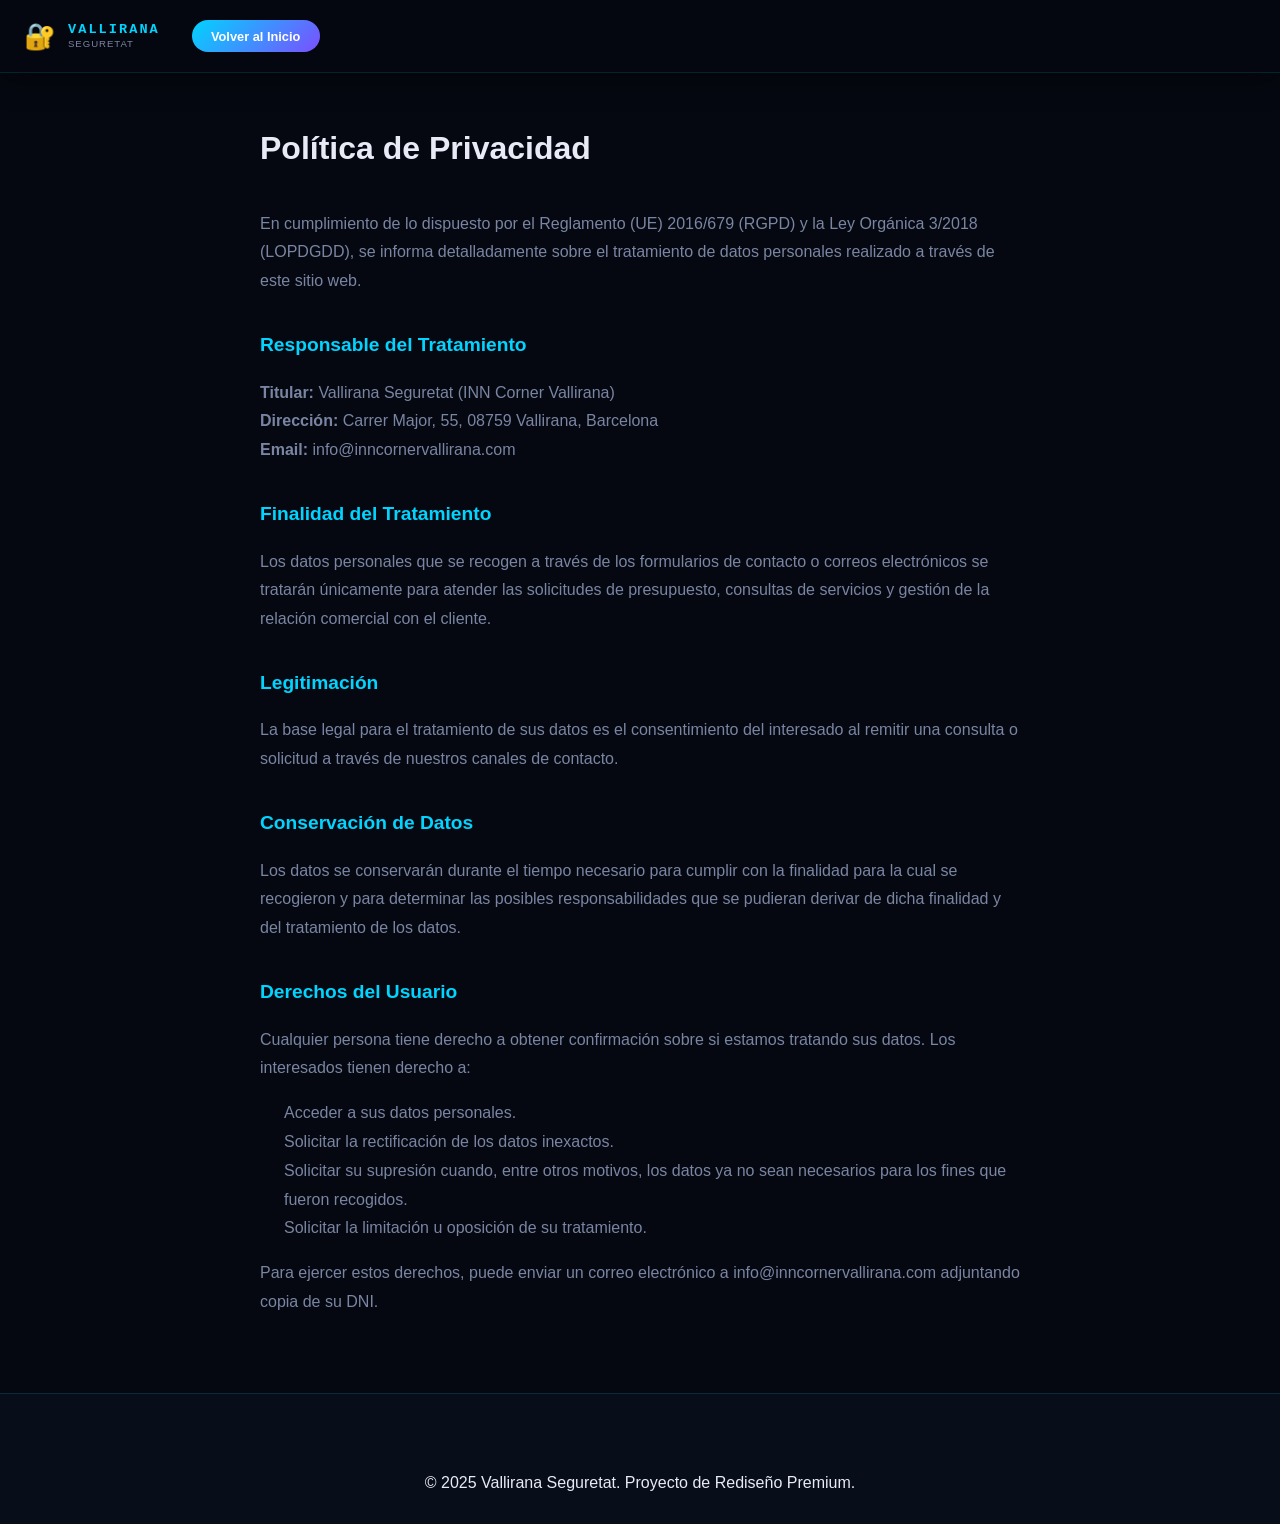
<file: politica-privacidad.html>
<!DOCTYPE html>
<html lang="es">

<head>
    <meta charset="UTF-8">
    <meta name="viewport" content="width=device-width, initial-scale=1.0">
    <title>Política de Privacidad | Vallirana Seguretat</title>
    <link rel="stylesheet" href="style.css">
    <style>
        .legal-page {
            padding: 120px 20px 60px;
            max-width: 800px;
            margin: 0 auto;
            line-height: 1.8;
            color: var(--text-muted);
        }

        .legal-page h1 {
            color: var(--text);
            font-family: 'Orbitron', sans-serif;
            margin-bottom: 2rem;
        }

        .legal-page h2 {
            color: var(--accent);
            font-size: 1.2rem;
            margin-top: 2rem;
            margin-bottom: 1rem;
        }

        .legal-page p {
            margin-bottom: 1rem;
        }

        .legal-page ul {
            margin-bottom: 1rem;
            padding-left: 1.5rem;
        }
    </style>
</head>

<body>
    <nav class="navbar scrolled">
        <div class="nav-container">
            <a href="index.html" class="nav-logo">
                <span class="logo-icon">🔐</span>
                <div>
                    <span class="logo-text">VALLIRANA</span>
                    <span class="logo-sub">SEGURETAT</span>
                </div>
            </a>
            <a href="index.html" class="btn-nav">Volver al Inicio</a>
        </div>
    </nav>

    <main class="legal-page">
        <h1>Política de Privacidad</h1>
        <p>En cumplimiento de lo dispuesto por el Reglamento (UE) 2016/679 (RGPD) y la Ley Orgánica 3/2018 (LOPDGDD), se
            informa detalladamente sobre el tratamiento de datos personales realizado a través de este sitio web.</p>

        <h2>Responsable del Tratamiento</h2>
        <p><strong>Titular:</strong> Vallirana Seguretat (INN Corner Vallirana)<br>
            <strong>Dirección:</strong> Carrer Major, 55, 08759 Vallirana, Barcelona<br>
            <strong>Email:</strong> info@inncornervallirana.com
        </p>

        <h2>Finalidad del Tratamiento</h2>
        <p>Los datos personales que se recogen a través de los formularios de contacto o correos electrónicos se
            tratarán únicamente para atender las solicitudes de presupuesto, consultas de servicios y gestión de la
            relación comercial con el cliente.</p>

        <h2>Legitimación</h2>
        <p>La base legal para el tratamiento de sus datos es el consentimiento del interesado al remitir una consulta o
            solicitud a través de nuestros canales de contacto.</p>

        <h2>Conservación de Datos</h2>
        <p>Los datos se conservarán durante el tiempo necesario para cumplir con la finalidad para la cual se recogieron
            y para determinar las posibles responsabilidades que se pudieran derivar de dicha finalidad y del
            tratamiento de los datos.</p>

        <h2>Derechos del Usuario</h2>
        <p>Cualquier persona tiene derecho a obtener confirmación sobre si estamos tratando sus datos. Los interesados
            tienen derecho a:</p>
        <ul>
            <li>Acceder a sus datos personales.</li>
            <li>Solicitar la rectificación de los datos inexactos.</li>
            <li>Solicitar su supresión cuando, entre otros motivos, los datos ya no sean necesarios para los fines que
                fueron recogidos.</li>
            <li>Solicitar la limitación u oposición de su tratamiento.</li>
        </ul>
        <p>Para ejercer estos derechos, puede enviar un correo electrónico a info@inncornervallirana.com adjuntando
            copia de su DNI.</p>
    </main>

    <footer class="footer">
        <div class="container" style="text-align: center;">
            <p>© 2025 Vallirana Seguretat. Proyecto de Rediseño Premium.</p>
        </div>
    </footer>
</body>

</html>
</file>
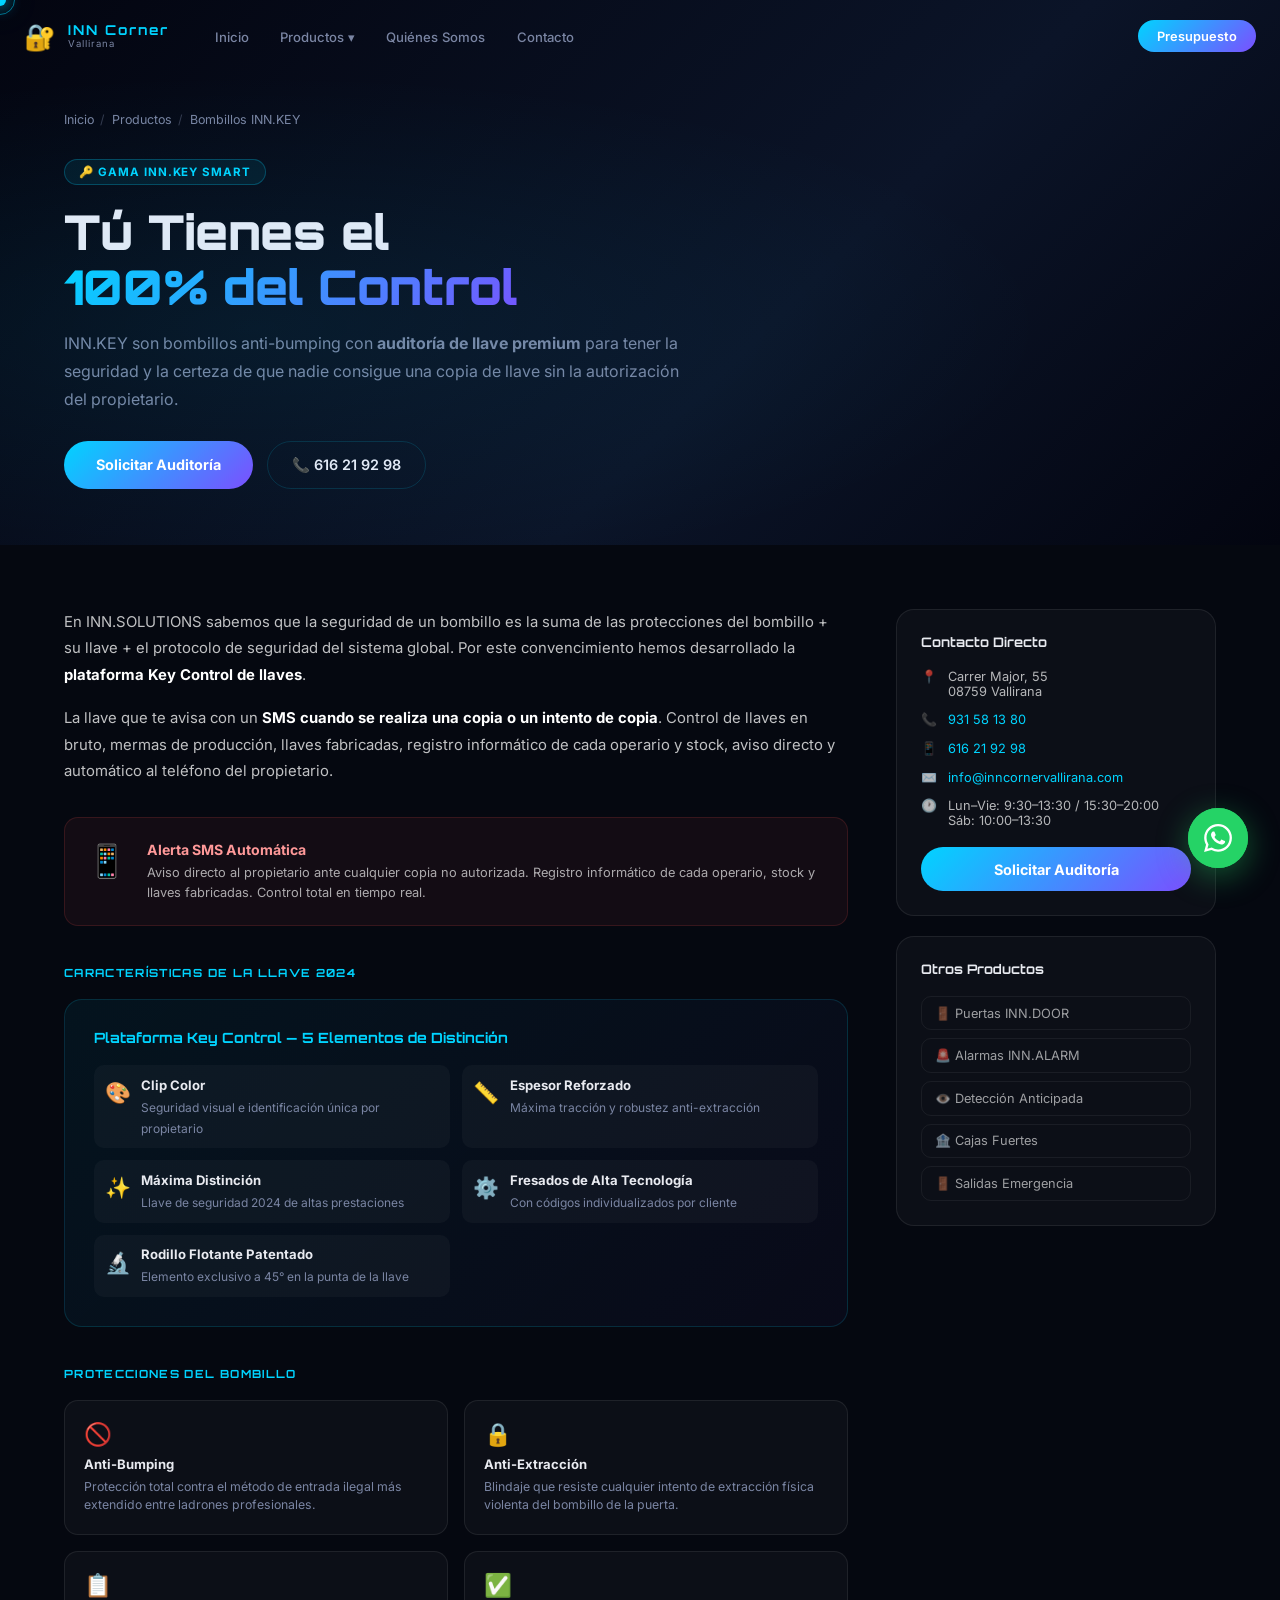
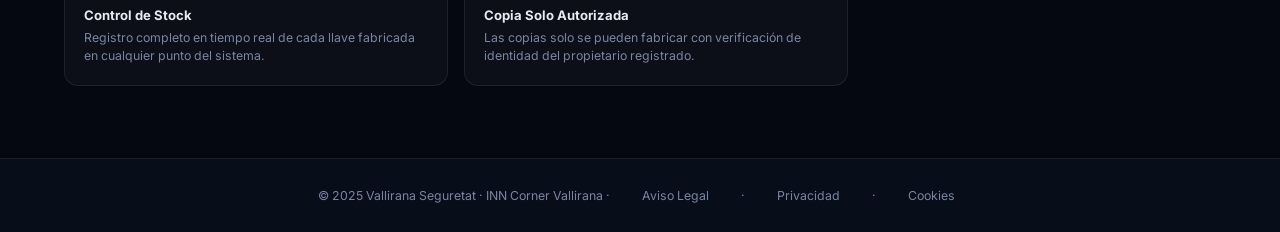
<file: producto-bombillos.html>
<!DOCTYPE html>
<html lang="es">

<head>
    <meta charset="UTF-8" />
    <meta name="viewport" content="width=device-width, initial-scale=1.0" />
    <title>Bombillos INN.KEY Smart | Vallirana Seguretat</title>
    <meta name="description"
        content="Bombillos INN.KEY anti-bumping con plataforma Key Control. Aviso SMS ante copias no autorizadas. Distribuidor oficial Vallirana, Barcelona." />
    <link rel="preconnect" href="https://fonts.googleapis.com" />
    <link
        href="https://fonts.googleapis.com/css2?family=Orbitron:wght@700;900&family=Inter:wght@400;500;600;700&display=swap"
        rel="stylesheet" />
    <link rel="stylesheet" href="style.css" />
    <style>
        *,
        *::before,
        *::after {
            box-sizing: border-box
        }

        .pg-hero {
            padding: 7rem 0 3.5rem;
            background: linear-gradient(135deg, #030510 0%, #0b1428 60%, #030510 100%);
            position: relative;
            overflow: hidden
        }

        .pg-hero::before {
            content: '';
            position: absolute;
            inset: 0;
            background: radial-gradient(ellipse at 20% 60%, rgba(0, 212, 255, .07) 0%, transparent 55%)
        }

        .breadcrumb {
            display: flex;
            align-items: center;
            gap: .4rem;
            font-size: .78rem;
            color: var(--text-muted);
            margin-bottom: 2rem;
            flex-wrap: wrap
        }

        .breadcrumb a {
            color: var(--text-muted);
            text-decoration: none;
            transition: color .2s
        }

        .breadcrumb a:hover {
            color: var(--accent)
        }

        .breadcrumb .sep {
            opacity: .4
        }

        .pg-tag {
            display: inline-flex;
            align-items: center;
            gap: .4rem;
            background: rgba(0, 212, 255, .08);
            border: 1px solid rgba(0, 212, 255, .25);
            color: var(--accent);
            font-size: .72rem;
            font-weight: 700;
            letter-spacing: .08em;
            padding: .3rem .9rem;
            border-radius: 100px;
            margin-bottom: 1.2rem
        }

        .pg-hero h1 {
            font-family: 'Orbitron', monospace;
            font-size: clamp(1.9rem, 4.5vw, 3rem);
            font-weight: 900;
            line-height: 1.15;
            margin-bottom: .9rem
        }

        .pg-hero .intro {
            font-size: 1rem;
            color: var(--text-muted);
            line-height: 1.75;
            max-width: 640px;
            margin-bottom: 1.8rem
        }

        .ctas {
            display: flex;
            gap: .9rem;
            flex-wrap: wrap
        }

        .pg-body {
            padding: 4rem 0 2rem
        }

        .content-wrap {
            display: grid;
            grid-template-columns: 1fr 320px;
            gap: 3rem;
            align-items: start
        }

        .section-label {
            font-family: 'Orbitron', monospace;
            font-size: .7rem;
            font-weight: 700;
            letter-spacing: .12em;
            color: var(--accent);
            text-transform: uppercase;
            margin-bottom: 1.2rem;
            display: block
        }

        .prose {
            font-size: .93rem;
            color: rgba(255, 255, 255, .75);
            line-height: 1.8;
            margin-bottom: 2rem
        }

        .prose p {
            margin-bottom: 1rem
        }

        .prose strong {
            color: #fff
        }

        .specs-grid {
            display: grid;
            grid-template-columns: 1fr 1fr;
            gap: 1rem;
            margin-bottom: 2.5rem
        }

        .spec-item {
            background: rgba(255, 255, 255, .03);
            border: 1px solid rgba(255, 255, 255, .08);
            border-radius: 14px;
            padding: 1.2rem;
            transition: border-color .25s, transform .25s
        }

        .spec-item:hover {
            border-color: rgba(0, 212, 255, .35);
            transform: translateY(-3px)
        }

        .spec-item .si-icon {
            font-size: 1.4rem;
            margin-bottom: .5rem
        }

        .spec-item h4 {
            font-size: .82rem;
            font-weight: 700;
            color: #e8eaf0;
            margin-bottom: .35rem
        }

        .spec-item p {
            font-size: .77rem;
            color: var(--text-muted);
            line-height: 1.5;
            margin: 0
        }

        /* Key detail card */
        .key-detail {
            background: linear-gradient(135deg, rgba(0, 212, 255, .06), rgba(123, 79, 255, .04));
            border: 1px solid rgba(0, 212, 255, .15);
            border-radius: 18px;
            padding: 1.8rem;
            margin-bottom: 2.5rem
        }

        .key-detail h3 {
            font-family: 'Orbitron', monospace;
            font-size: .88rem;
            margin-bottom: 1.2rem;
            color: var(--accent)
        }

        .kd-row {
            display: grid;
            grid-template-columns: 1fr 1fr;
            gap: .75rem
        }

        .kd-item {
            display: flex;
            align-items: flex-start;
            gap: .65rem;
            padding: .7rem;
            border-radius: 10px;
            background: rgba(255, 255, 255, .03)
        }

        .kd-item .icon {
            font-size: 1.3rem;
            flex-shrink: 0;
            margin-top: .1rem
        }

        .kd-item strong {
            font-size: .82rem;
            display: block;
            margin-bottom: .2rem;
            color: #e8eaf0
        }

        .kd-item span {
            font-size: .75rem;
            color: var(--text-muted);
            line-height: 1.4
        }

        /* SMS highlight */
        .sms-box {
            display: flex;
            gap: 1.2rem;
            align-items: flex-start;
            background: rgba(255, 80, 80, .06);
            border: 1px solid rgba(255, 80, 80, .15);
            border-radius: 14px;
            padding: 1.4rem;
            margin-bottom: 2.5rem
        }

        .sms-box .icon {
            font-size: 2rem;
            flex-shrink: 0
        }

        .sms-box h4 {
            font-size: .88rem;
            font-weight: 700;
            color: #ff9999;
            margin-bottom: .35rem
        }

        .sms-box p {
            font-size: .8rem;
            color: rgba(255, 255, 255, .65);
            line-height: 1.55;
            margin: 0
        }

        /* Sidebar */
        .sidebar {
            display: flex;
            flex-direction: column;
            gap: 1.2rem
        }

        .sidebar-card {
            background: rgba(255, 255, 255, .03);
            border: 1px solid rgba(255, 255, 255, .08);
            border-radius: 18px;
            padding: 1.5rem
        }

        .sidebar-card h3 {
            font-family: 'Orbitron', monospace;
            font-size: .82rem;
            margin-bottom: 1.2rem;
            color: #e8eaf0
        }

        .sc-line {
            display: flex;
            align-items: flex-start;
            gap: .7rem;
            margin-bottom: .85rem;
            font-size: .8rem;
            color: rgba(255, 255, 255, .7)
        }

        .sc-line a {
            color: var(--accent);
            text-decoration: none
        }

        .sc-line:last-child {
            margin: 0
        }

        .sidebar-card .btn-primary {
            display: block;
            width: 100%;
            text-align: center;
            margin-top: 1.2rem
        }

        .other-links {
            display: flex;
            flex-direction: column;
            gap: .5rem
        }

        .other-links a {
            display: flex;
            align-items: center;
            gap: .6rem;
            font-size: .8rem;
            color: rgba(255, 255, 255, .6);
            text-decoration: none;
            padding: .55rem .8rem;
            border-radius: 10px;
            border: 1px solid rgba(255, 255, 255, .06);
            transition: all .25s
        }

        .other-links a:hover {
            border-color: rgba(0, 212, 255, .3);
            color: var(--accent);
            background: rgba(0, 212, 255, .04)
        }

        .pg-footer {
            background: var(--bg-2);
            border-top: 1px solid rgba(255, 255, 255, .07);
            padding: 1.8rem 0;
            text-align: center
        }

        .pg-footer p {
            font-size: .77rem;
            color: var(--text-muted)
        }

        .pg-footer a {
            color: var(--text-muted);
            text-decoration: none;
            margin: 0 .5rem
        }

        .pg-footer a:hover {
            color: var(--accent)
        }

        @media(max-width:960px) {
            .content-wrap {
                grid-template-columns: 1fr
            }

            .sidebar {
                flex-direction: row;
                flex-wrap: wrap
            }

            .sidebar-card {
                flex: 1;
                min-width: 260px
            }
        }

        @media(max-width:640px) {

            .specs-grid,
            .kd-row {
                grid-template-columns: 1fr
            }

            .sidebar {
                flex-direction: column
            }
        }
    </style>
</head>

<body>
    <div class="cursor" id="cursor"></div>
    <div class="cursor-trail" id="cursorTrail"></div>
    <nav class="navbar" id="navbar">
        <div class="nav-container">
            <a href="index.html" class="nav-logo">
                <span class="logo-icon">🔐</span>
                <div>
                    <span class="logo-text">INN Corner</span>
                    <span class="logo-sub">Vallirana</span>
                </div>
            </a>
            <ul class="nav-links" id="navLinks">
                <li><a href="index.html" class="nav-link">Inicio</a></li>
                <li class="dropdown">
                    <a href="index.html#productos" class="nav-link">Productos <span class="chevron">▾</span></a>
                    <ul class="dropdown-menu">
                        <li><a href="producto-puertas.html">Puertas de Seguridad</a></li>
                        <li><a href="producto-bombillos.html">Bombillos y Llaves</a></li>
                        <li><a href="producto-deteccion.html">Detección Anticipada</a></li>
                        <li><a href="producto-salidas.html">Salidas de Emergencia</a></li>
                        <li><a href="producto-alarmas.html">Alarmas</a></li>
                        <li><a href="producto-cajas.html">Cajas Fuertes</a></li>
                    </ul>
                </li>
                <li><a href="index.html#nosotros" class="nav-link">Quiénes Somos</a></li>
                <li><a href="index.html#contacto" class="nav-link">Contacto</a></li>
            </ul>
            <a href="index.html#contacto" class="btn-nav">Presupuesto</a>
            <button class="hamburger" id="hamburger"
                aria-label="Abrir menú"><span></span><span></span><span></span></button>
        </div>
    </nav>

    <section class="pg-hero">
        <div class="container">
            <nav class="breadcrumb">
                <a href="index.html">Inicio</a><span class="sep">/</span>
                <a href="index.html#productos">Productos</a><span class="sep">/</span>
                <span>Bombillos INN.KEY</span>
            </nav>
            <span class="pg-tag">🔑 GAMA INN.KEY SMART</span>
            <h1>Tú Tienes el<br><span class="gradient-text">100% del Control</span></h1>
            <p class="intro">INN.KEY son bombillos anti-bumping con <strong>auditoría de llave premium</strong> para
                tener la seguridad y la certeza de que nadie consigue una copia de llave sin la autorización del
                propietario.</p>
            <div class="ctas">
                <a href="index.html#contacto" class="btn btn-primary">Solicitar Auditoría</a>
                <a href="tel:616219298" class="btn btn-secondary">📞 616 21 92 98</a>
            </div>
        </div>
    </section>

    <section class="pg-body">
        <div class="container">
            <div class="content-wrap">
                <div class="content-main">

                    <!-- Texto original -->
                    <div class="prose">
                        <p>En INN.SOLUTIONS sabemos que la seguridad de un bombillo es la suma de las protecciones del
                            bombillo + su llave + el protocolo de seguridad del sistema global. Por este convencimiento
                            hemos desarrollado la <strong>plataforma Key Control de llaves</strong>.</p>
                        <p>La llave que te avisa con un <strong>SMS cuando se realiza una copia o un intento de
                                copia</strong>. Control de llaves en bruto, mermas de producción, llaves fabricadas,
                            registro informático de cada operario y stock, aviso directo y automático al teléfono del
                            propietario.</p>
                    </div>

                    <!-- SMS highlight -->
                    <div class="sms-box">
                        <span class="icon">📱</span>
                        <div>
                            <h4>Alerta SMS Automática</h4>
                            <p>Aviso directo al propietario ante cualquier copia no autorizada. Registro informático de
                                cada operario, stock y llaves fabricadas. Control total en tiempo real.</p>
                        </div>
                    </div>

                    <!-- Características de la llave -->
                    <span class="section-label">Características de la Llave 2024</span>
                    <div class="key-detail">
                        <h3>Plataforma Key Control — 5 Elementos de Distinción</h3>
                        <div class="kd-row">
                            <div class="kd-item"><span class="icon">🎨</span>
                                <div><strong>Clip Color</strong><span>Seguridad visual e identificación única por
                                        propietario</span></div>
                            </div>
                            <div class="kd-item"><span class="icon">📏</span>
                                <div><strong>Espesor Reforzado</strong><span>Máxima tracción y robustez
                                        anti-extracción</span></div>
                            </div>
                            <div class="kd-item"><span class="icon">✨</span>
                                <div><strong>Máxima Distinción</strong><span>Llave de seguridad 2024 de altas
                                        prestaciones</span></div>
                            </div>
                            <div class="kd-item"><span class="icon">⚙️</span>
                                <div><strong>Fresados de Alta Tecnología</strong><span>Con códigos individualizados por
                                        cliente</span></div>
                            </div>
                            <div class="kd-item"><span class="icon">🔬</span>
                                <div><strong>Rodillo Flotante Patentado</strong><span>Elemento exclusivo a 45° en la
                                        punta de la llave</span></div>
                            </div>
                        </div>
                    </div>

                    <!-- Specs del bombillo -->
                    <span class="section-label">Protecciones del Bombillo</span>
                    <div class="specs-grid">
                        <div class="spec-item">
                            <div class="si-icon">🚫</div>
                            <h4>Anti-Bumping</h4>
                            <p>Protección total contra el método de entrada ilegal más extendido entre ladrones
                                profesionales.</p>
                        </div>
                        <div class="spec-item">
                            <div class="si-icon">🔒</div>
                            <h4>Anti-Extracción</h4>
                            <p>Blindaje que resiste cualquier intento de extracción física violenta del bombillo de la
                                puerta.</p>
                        </div>
                        <div class="spec-item">
                            <div class="si-icon">📋</div>
                            <h4>Control de Stock</h4>
                            <p>Registro completo en tiempo real de cada llave fabricada en cualquier punto del sistema.
                            </p>
                        </div>
                        <div class="spec-item">
                            <div class="si-icon">✅</div>
                            <h4>Copia Solo Autorizada</h4>
                            <p>Las copias solo se pueden fabricar con verificación de identidad del propietario
                                registrado.</p>
                        </div>
                    </div>

                </div><!-- /content-main -->

                <aside class="sidebar">
                    <div class="sidebar-card">
                        <h3>Contacto Directo</h3>
                        <div class="sc-line">📍 <span>Carrer Major, 55<br>08759 Vallirana</span></div>
                        <div class="sc-line">📞 <a href="tel:931581380">931 58 13 80</a></div>
                        <div class="sc-line">📱 <a href="tel:616219298">616 21 92 98</a></div>
                        <div class="sc-line">✉️ <a
                                href="mailto:info@inncornervallirana.com">info@inncornervallirana.com</a></div>
                        <div class="sc-line">🕐 <span>Lun–Vie: 9:30–13:30 / 15:30–20:00<br>Sáb: 10:00–13:30</span></div>
                        <a href="index.html#contacto" class="btn btn-primary">Solicitar Auditoría</a>
                    </div>
                    <div class="sidebar-card">
                        <h3>Otros Productos</h3>
                        <div class="other-links">
                            <a href="producto-puertas.html">🚪 Puertas INN.DOOR</a>
                            <a href="producto-alarmas.html">🚨 Alarmas INN.ALARM</a>
                            <a href="producto-deteccion.html">👁️ Detección Anticipada</a>
                            <a href="producto-cajas.html">🏦 Cajas Fuertes</a>
                            <a href="producto-salidas.html">🚪 Salidas Emergencia</a>
                        </div>
                    </div>
                </aside>
            </div>
        </div>
    </section>

    <footer class="pg-footer">
        <div class="container">
            <p>© 2025 Vallirana Seguretat · INN Corner Vallirana ·
                <a href="aviso-legal.html">Aviso Legal</a> ·
                <a href="politica-privacidad.html">Privacidad</a> ·
                <a href="politica-cookies.html">Cookies</a>
            </p>
        </div>
    </footer>
    <a href="https://wa.me/34616219298" class="whatsapp-btn" target="_blank" rel="noopener" aria-label="WhatsApp">
        <div class="whatsapp-pulse"></div>
        <svg width="28" height="28" viewBox="0 0 24 24" fill="white">
            <path
                d="M17.472 14.382c-.297-.149-1.758-.867-2.03-.967-.273-.099-.471-.148-.67.15-.197.297-.767.966-.94 1.164-.173.199-.347.223-.644.075-.297-.15-1.255-.463-2.39-1.475-.883-.788-1.48-1.761-1.653-2.059-.173-.297-.018-.458.13-.606.134-.133.298-.347.446-.52.149-.174.198-.298.298-.497.099-.198.05-.371-.025-.52-.075-.149-.669-1.612-.916-2.207-.242-.579-.487-.5-.669-.51-.173-.008-.371-.01-.57-.01-.198 0-.52.074-.792.372-.272.297-1.04 1.016-1.04 2.479 0 1.462 1.065 2.875 1.213 3.074.149.198 2.096 3.2 5.077 4.487.709.306 1.262.489 1.694.625.712.227 1.36.195 1.871.118.571-.085 1.758-.719 2.006-1.413.248-.694.248-1.289.173-1.413-.074-.124-.272-.198-.57-.347m-5.421 7.403h-.004a9.87 9.87 0 01-5.031-1.378l-.361-.214-3.741.982.998-3.648-.235-.374a9.86 9.86 0 01-1.51-5.26c.001-5.45 4.436-9.884 9.888-9.884 2.64 0 5.122 1.03 6.988 2.898a9.825 9.825 0 012.893 6.994c-.003 5.45-4.437 9.884-9.885 9.884m8.413-18.297A11.815 11.815 0 0012.05 0C5.495 0 .16 5.335.157 11.892c0 2.096.547 4.142 1.588 5.945L.057 24l6.305-1.654a11.882 11.882 0 005.683 1.448h.005c6.554 0 11.89-5.335 11.893-11.893a11.821 11.821 0 00-3.48-8.413z" />
        </svg>
        <span class="whatsapp-tooltip">¡Escríbenos!</span>
    </a>
    <script src="script.js"></script>
</body>

</html>
</file>
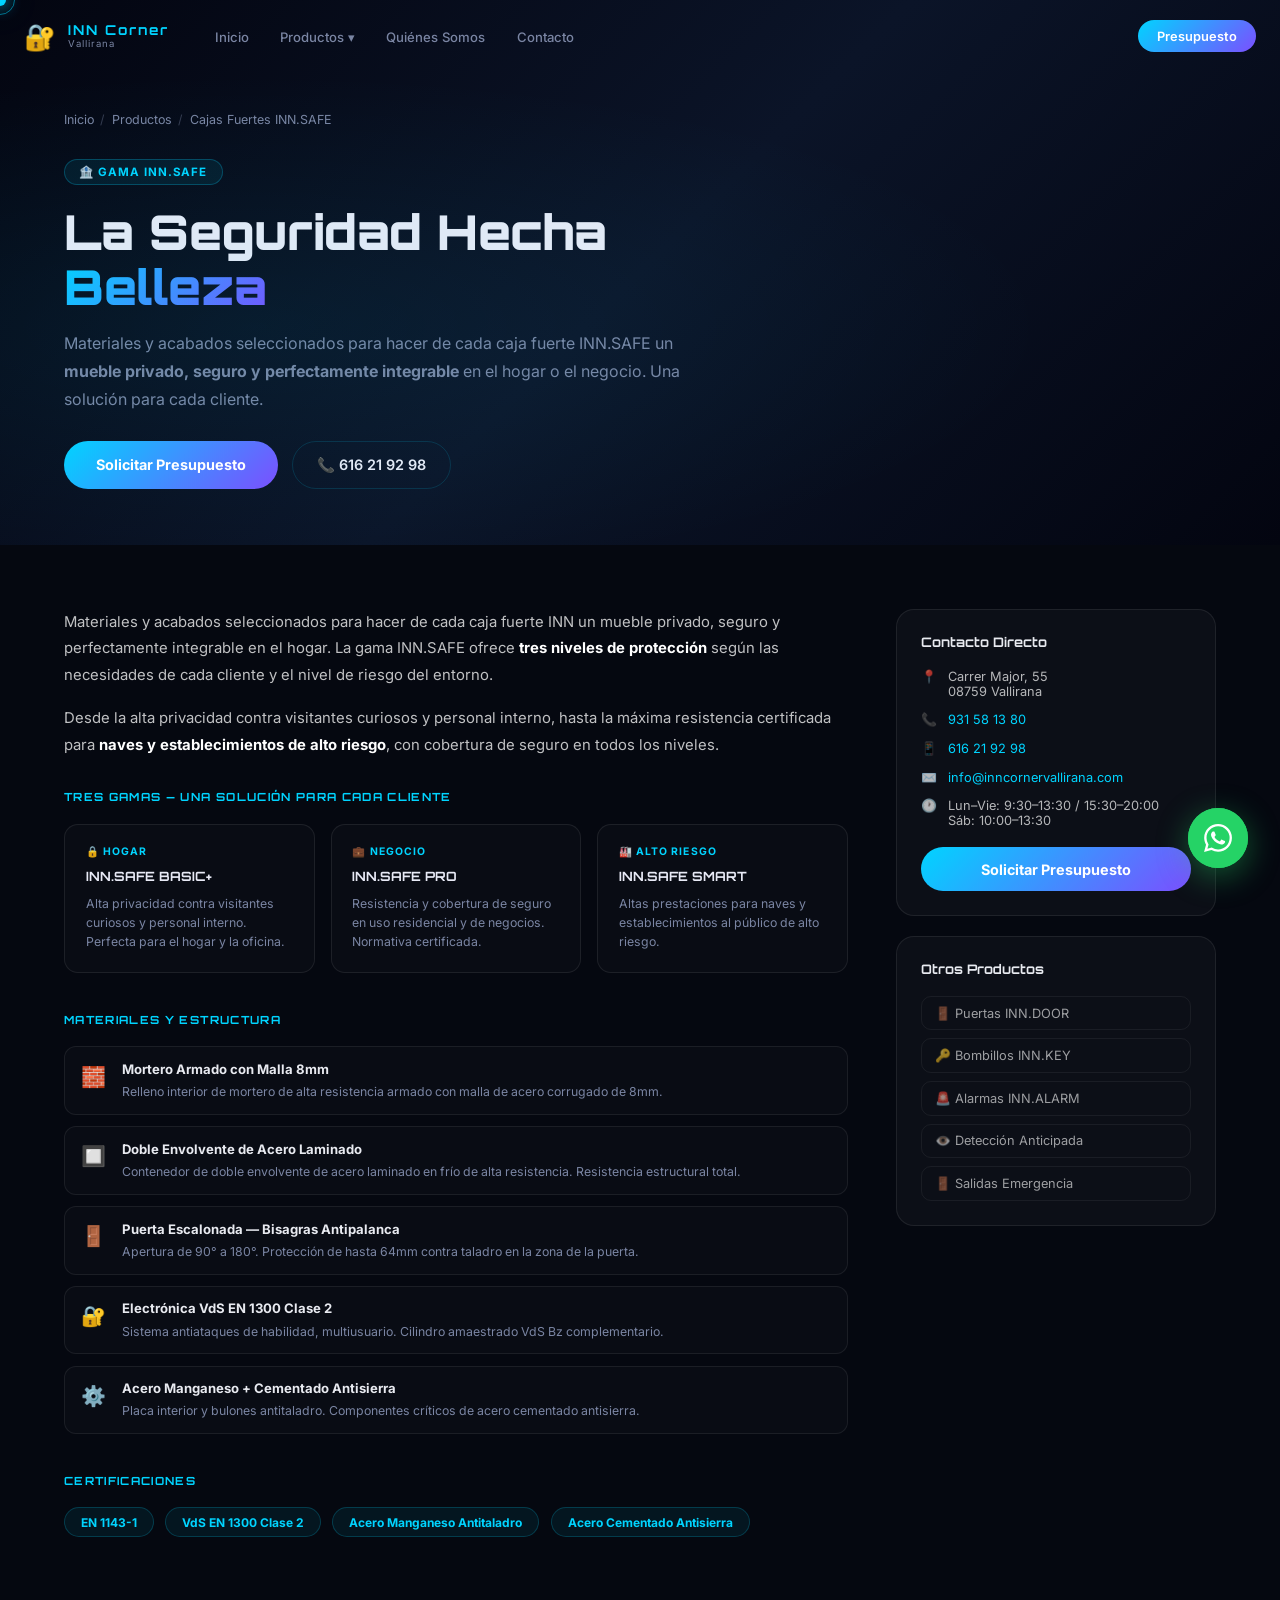
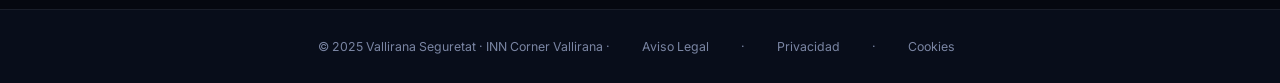
<file: producto-cajas.html>
<!DOCTYPE html>
<html lang="es">

<head>
    <meta charset="UTF-8" />
    <meta name="viewport" content="width=device-width, initial-scale=1.0" />
    <title>Cajas Fuertes INN.SAFE | Vallirana Seguretat</title>
    <meta name="description"
        content="Cajas fuertes INN.SAFE BASIC+, PRO y SMART. Materiales certificados EN 1143-1, VdS Clase 2. Distribuidor oficial Vallirana, Barcelona." />
    <link rel="preconnect" href="https://fonts.googleapis.com" />
    <link
        href="https://fonts.googleapis.com/css2?family=Orbitron:wght@700;900&family=Inter:wght@400;500;600;700&display=swap"
        rel="stylesheet" />
    <link rel="stylesheet" href="style.css" />
    <style>
        *,
        *::before,
        *::after {
            box-sizing: border-box
        }

        .pg-hero {
            padding: 7rem 0 3.5rem;
            background: linear-gradient(135deg, #030510, #0b1428, #030510);
            position: relative;
            overflow: hidden
        }

        .pg-hero::before {
            content: '';
            position: absolute;
            inset: 0;
            background: radial-gradient(ellipse at 20% 60%, rgba(0, 212, 255, .07), transparent 55%)
        }

        .breadcrumb {
            display: flex;
            align-items: center;
            gap: .4rem;
            font-size: .78rem;
            color: var(--text-muted);
            margin-bottom: 2rem;
            flex-wrap: wrap
        }

        .breadcrumb a {
            color: var(--text-muted);
            text-decoration: none;
            transition: color .2s
        }

        .breadcrumb a:hover {
            color: var(--accent)
        }

        .breadcrumb .sep {
            opacity: .4
        }

        .pg-tag {
            display: inline-flex;
            align-items: center;
            gap: .4rem;
            background: rgba(0, 212, 255, .08);
            border: 1px solid rgba(0, 212, 255, .25);
            color: var(--accent);
            font-size: .72rem;
            font-weight: 700;
            letter-spacing: .08em;
            padding: .3rem .9rem;
            border-radius: 100px;
            margin-bottom: 1.2rem
        }

        .pg-hero h1 {
            font-family: 'Orbitron', monospace;
            font-size: clamp(1.9rem, 4.5vw, 3rem);
            font-weight: 900;
            line-height: 1.15;
            margin-bottom: .9rem
        }

        .pg-hero .intro {
            font-size: 1rem;
            color: var(--text-muted);
            line-height: 1.75;
            max-width: 640px;
            margin-bottom: 1.8rem
        }

        .ctas {
            display: flex;
            gap: .9rem;
            flex-wrap: wrap
        }

        .pg-body {
            padding: 4rem 0 2rem
        }

        .content-wrap {
            display: grid;
            grid-template-columns: 1fr 320px;
            gap: 3rem;
            align-items: start
        }

        .section-label {
            font-family: 'Orbitron', monospace;
            font-size: .7rem;
            font-weight: 700;
            letter-spacing: .12em;
            color: var(--accent);
            text-transform: uppercase;
            margin-bottom: 1.2rem;
            display: block
        }

        .prose {
            font-size: .93rem;
            color: rgba(255, 255, 255, .75);
            line-height: 1.8;
            margin-bottom: 2rem
        }

        .prose p {
            margin-bottom: 1rem
        }

        .prose strong {
            color: #fff
        }

        .gama-grid {
            display: grid;
            grid-template-columns: 1fr 1fr 1fr;
            gap: 1rem;
            margin-bottom: 2.5rem
        }

        .gama-card {
            border-radius: 14px;
            padding: 1.3rem;
            border: 1px solid rgba(255, 255, 255, .08);
            background: rgba(255, 255, 255, .02);
            transition: border-color .25s, transform .25s
        }

        .gama-card:hover {
            border-color: rgba(0, 212, 255, .3);
            transform: translateY(-3px)
        }

        .gama-card .gc-label {
            font-size: .65rem;
            font-weight: 700;
            letter-spacing: .1em;
            text-transform: uppercase;
            color: var(--accent);
            display: block;
            margin-bottom: .6rem
        }

        .gama-card h3 {
            font-family: 'Orbitron', monospace;
            font-size: .8rem;
            margin-bottom: .6rem;
            line-height: 1.3
        }

        .gama-card p {
            font-size: .77rem;
            color: var(--text-muted);
            line-height: 1.55;
            margin: 0
        }

        .materials-list {
            display: flex;
            flex-direction: column;
            gap: .7rem;
            margin-bottom: 2.5rem
        }

        .mat-row {
            display: flex;
            gap: 1rem;
            align-items: flex-start;
            padding: .85rem 1rem;
            background: rgba(255, 255, 255, .02);
            border: 1px solid rgba(255, 255, 255, .07);
            border-radius: 12px
        }

        .mat-row .icon {
            font-size: 1.25rem;
            flex-shrink: 0;
            margin-top: .1rem
        }

        .mat-row strong {
            font-size: .82rem;
            display: block;
            margin-bottom: .2rem;
            color: #e8eaf0
        }

        .mat-row span {
            font-size: .77rem;
            color: var(--text-muted);
            line-height: 1.4
        }

        .cert-row {
            display: flex;
            flex-wrap: wrap;
            gap: .7rem;
            margin-bottom: 2.5rem
        }

        .cert-badge {
            background: rgba(0, 212, 255, .07);
            border: 1px solid rgba(0, 212, 255, .2);
            color: var(--accent);
            font-size: .75rem;
            font-weight: 700;
            padding: .4rem 1rem;
            border-radius: 100px
        }

        .sidebar {
            display: flex;
            flex-direction: column;
            gap: 1.2rem
        }

        .sidebar-card {
            background: rgba(255, 255, 255, .03);
            border: 1px solid rgba(255, 255, 255, .08);
            border-radius: 18px;
            padding: 1.5rem
        }

        .sidebar-card h3 {
            font-family: 'Orbitron', monospace;
            font-size: .82rem;
            margin-bottom: 1.2rem;
            color: #e8eaf0
        }

        .sc-line {
            display: flex;
            align-items: flex-start;
            gap: .7rem;
            margin-bottom: .85rem;
            font-size: .8rem;
            color: rgba(255, 255, 255, .7)
        }

        .sc-line a {
            color: var(--accent);
            text-decoration: none
        }

        .sc-line:last-child {
            margin: 0
        }

        .sidebar-card .btn-primary {
            display: block;
            width: 100%;
            text-align: center;
            margin-top: 1.2rem
        }

        .other-links {
            display: flex;
            flex-direction: column;
            gap: .5rem
        }

        .other-links a {
            display: flex;
            align-items: center;
            gap: .6rem;
            font-size: .8rem;
            color: rgba(255, 255, 255, .6);
            text-decoration: none;
            padding: .55rem .8rem;
            border-radius: 10px;
            border: 1px solid rgba(255, 255, 255, .06);
            transition: all .25s
        }

        .other-links a:hover {
            border-color: rgba(0, 212, 255, .3);
            color: var(--accent);
            background: rgba(0, 212, 255, .04)
        }

        .pg-footer {
            background: var(--bg-2);
            border-top: 1px solid rgba(255, 255, 255, .07);
            padding: 1.8rem 0;
            text-align: center
        }

        .pg-footer p {
            font-size: .77rem;
            color: var(--text-muted)
        }

        .pg-footer a {
            color: var(--text-muted);
            text-decoration: none;
            margin: 0 .5rem
        }

        .pg-footer a:hover {
            color: var(--accent)
        }

        @media(max-width:960px) {
            .content-wrap {
                grid-template-columns: 1fr
            }

            .sidebar {
                flex-direction: row;
                flex-wrap: wrap
            }

            .sidebar-card {
                flex: 1;
                min-width: 260px
            }
        }

        @media(max-width:640px) {
            .gama-grid {
                grid-template-columns: 1fr
            }

            .sidebar {
                flex-direction: column
            }
        }
    </style>
</head>

<body>
    <div class="cursor" id="cursor"></div>
    <div class="cursor-trail" id="cursorTrail"></div>
    <nav class="navbar" id="navbar">
        <div class="nav-container">
            <a href="index.html" class="nav-logo">
                <span class="logo-icon">🔐</span>
                <div>
                    <span class="logo-text">INN Corner</span>
                    <span class="logo-sub">Vallirana</span>
                </div>
            </a>
            <ul class="nav-links" id="navLinks">
                <li><a href="index.html" class="nav-link">Inicio</a></li>
                <li class="dropdown">
                    <a href="index.html#productos" class="nav-link">Productos <span class="chevron">▾</span></a>
                    <ul class="dropdown-menu">
                        <li><a href="producto-puertas.html">Puertas de Seguridad</a></li>
                        <li><a href="producto-bombillos.html">Bombillos y Llaves</a></li>
                        <li><a href="producto-deteccion.html">Detección Anticipada</a></li>
                        <li><a href="producto-salidas.html">Salidas de Emergencia</a></li>
                        <li><a href="producto-alarmas.html">Alarmas</a></li>
                        <li><a href="producto-cajas.html">Cajas Fuertes</a></li>
                    </ul>
                </li>
                <li><a href="index.html#nosotros" class="nav-link">Quiénes Somos</a></li>
                <li><a href="index.html#contacto" class="nav-link">Contacto</a></li>
            </ul>
            <a href="index.html#contacto" class="btn-nav">Presupuesto</a>
            <button class="hamburger" id="hamburger"
                aria-label="Abrir menú"><span></span><span></span><span></span></button>
        </div>
    </nav>

    <section class="pg-hero">
        <div class="container">
            <nav class="breadcrumb">
                <a href="index.html">Inicio</a><span class="sep">/</span>
                <a href="index.html#productos">Productos</a><span class="sep">/</span>
                <span>Cajas Fuertes INN.SAFE</span>
            </nav>
            <span class="pg-tag">🏦 GAMA INN.SAFE</span>
            <h1>La Seguridad Hecha<br><span class="gradient-text">Belleza</span></h1>
            <p class="intro">Materiales y acabados seleccionados para hacer de cada caja fuerte INN.SAFE un
                <strong>mueble privado, seguro y perfectamente integrable</strong> en el hogar o el negocio. Una
                solución para cada cliente.
            </p>
            <div class="ctas">
                <a href="index.html#contacto" class="btn btn-primary">Solicitar Presupuesto</a>
                <a href="tel:616219298" class="btn btn-secondary">📞 616 21 92 98</a>
            </div>
        </div>
    </section>

    <section class="pg-body">
        <div class="container">
            <div class="content-wrap">
                <div class="content-main">
                    <div class="prose">
                        <p>Materiales y acabados seleccionados para hacer de cada caja fuerte INN un mueble privado,
                            seguro y perfectamente integrable en el hogar. La gama INN.SAFE ofrece <strong>tres niveles
                                de protección</strong> según las necesidades de cada cliente y el nivel de riesgo del
                            entorno.</p>
                        <p>Desde la alta privacidad contra visitantes curiosos y personal interno, hasta la máxima
                            resistencia certificada para <strong>naves y establecimientos de alto riesgo</strong>, con
                            cobertura de seguro en todos los niveles.</p>
                    </div>

                    <span class="section-label">Tres Gamas — Una Solución para Cada Cliente</span>
                    <div class="gama-grid">
                        <div class="gama-card"><span class="gc-label">🔒 Hogar</span>
                            <h3>INN.SAFE BASIC+</h3>
                            <p>Alta privacidad contra visitantes curiosos y personal interno. Perfecta para el hogar y
                                la oficina.</p>
                        </div>
                        <div class="gama-card"><span class="gc-label">💼 Negocio</span>
                            <h3>INN.SAFE PRO</h3>
                            <p>Resistencia y cobertura de seguro en uso residencial y de negocios. Normativa
                                certificada.</p>
                        </div>
                        <div class="gama-card"><span class="gc-label">🏭 Alto Riesgo</span>
                            <h3>INN.SAFE SMART</h3>
                            <p>Altas prestaciones para naves y establecimientos al público de alto riesgo.</p>
                        </div>
                    </div>

                    <span class="section-label">Materiales y Estructura</span>
                    <div class="materials-list">
                        <div class="mat-row"><span class="icon">🧱</span>
                            <div><strong>Mortero Armado con Malla 8mm</strong><span>Relleno interior de mortero de alta
                                    resistencia armado con malla de acero corrugado de 8mm.</span></div>
                        </div>
                        <div class="mat-row"><span class="icon">🔲</span>
                            <div><strong>Doble Envolvente de Acero Laminado</strong><span>Contenedor de doble envolvente
                                    de acero laminado en frío de alta resistencia. Resistencia estructural total.</span>
                            </div>
                        </div>
                        <div class="mat-row"><span class="icon">🚪</span>
                            <div><strong>Puerta Escalonada — Bisagras Antipalanca</strong><span>Apertura de 90° a 180°.
                                    Protección de hasta 64mm contra taladro en la zona de la puerta.</span></div>
                        </div>
                        <div class="mat-row"><span class="icon">🔐</span>
                            <div><strong>Electrónica VdS EN 1300 Clase 2</strong><span>Sistema antiataques de habilidad,
                                    multiusuario. Cilindro amaestrado VdS Bz complementario.</span></div>
                        </div>
                        <div class="mat-row"><span class="icon">⚙️</span>
                            <div><strong>Acero Manganeso + Cementado Antisierra</strong><span>Placa interior y bulones
                                    antitaladro. Componentes críticos de acero cementado antisierra.</span></div>
                        </div>
                    </div>

                    <span class="section-label">Certificaciones</span>
                    <div class="cert-row">
                        <span class="cert-badge">EN 1143-1</span>
                        <span class="cert-badge">VdS EN 1300 Clase 2</span>
                        <span class="cert-badge">Acero Manganeso Antitaladro</span>
                        <span class="cert-badge">Acero Cementado Antisierra</span>
                    </div>
                </div>

                <aside class="sidebar">
                    <div class="sidebar-card">
                        <h3>Contacto Directo</h3>
                        <div class="sc-line">📍 <span>Carrer Major, 55<br>08759 Vallirana</span></div>
                        <div class="sc-line">📞 <a href="tel:931581380">931 58 13 80</a></div>
                        <div class="sc-line">📱 <a href="tel:616219298">616 21 92 98</a></div>
                        <div class="sc-line">✉️ <a
                                href="mailto:info@inncornervallirana.com">info@inncornervallirana.com</a></div>
                        <div class="sc-line">🕐 <span>Lun–Vie: 9:30–13:30 / 15:30–20:00<br>Sáb: 10:00–13:30</span></div>
                        <a href="index.html#contacto" class="btn btn-primary">Solicitar Presupuesto</a>
                    </div>
                    <div class="sidebar-card">
                        <h3>Otros Productos</h3>
                        <div class="other-links">
                            <a href="producto-puertas.html">🚪 Puertas INN.DOOR</a>
                            <a href="producto-bombillos.html">🔑 Bombillos INN.KEY</a>
                            <a href="producto-alarmas.html">🚨 Alarmas INN.ALARM</a>
                            <a href="producto-deteccion.html">👁️ Detección Anticipada</a>
                            <a href="producto-salidas.html">🚪 Salidas Emergencia</a>
                        </div>
                    </div>
                </aside>
            </div>
        </div>
    </section>

    <footer class="pg-footer">
        <div class="container">
            <p>© 2025 Vallirana Seguretat · INN Corner Vallirana ·
                <a href="aviso-legal.html">Aviso Legal</a> ·
                <a href="politica-privacidad.html">Privacidad</a> ·
                <a href="politica-cookies.html">Cookies</a>
            </p>
        </div>
    </footer>
    <a href="https://wa.me/34616219298" class="whatsapp-btn" target="_blank" rel="noopener" aria-label="WhatsApp">
        <div class="whatsapp-pulse"></div>
        <svg width="28" height="28" viewBox="0 0 24 24" fill="white">
            <path
                d="M17.472 14.382c-.297-.149-1.758-.867-2.03-.967-.273-.099-.471-.148-.67.15-.197.297-.767.966-.94 1.164-.173.199-.347.223-.644.075-.297-.15-1.255-.463-2.39-1.475-.883-.788-1.48-1.761-1.653-2.059-.173-.297-.018-.458.13-.606.134-.133.298-.347.446-.52.149-.174.198-.298.298-.497.099-.198.05-.371-.025-.52-.075-.149-.669-1.612-.916-2.207-.242-.579-.487-.5-.669-.51-.173-.008-.371-.01-.57-.01-.198 0-.52.074-.792.372-.272.297-1.04 1.016-1.04 2.479 0 1.462 1.065 2.875 1.213 3.074.149.198 2.096 3.2 5.077 4.487.709.306 1.262.489 1.694.625.712.227 1.36.195 1.871.118.571-.085 1.758-.719 2.006-1.413.248-.694.248-1.289.173-1.413-.074-.124-.272-.198-.57-.347m-5.421 7.403h-.004a9.87 9.87 0 01-5.031-1.378l-.361-.214-3.741.982.998-3.648-.235-.374a9.86 9.86 0 01-1.51-5.26c.001-5.45 4.436-9.884 9.888-9.884 2.64 0 5.122 1.03 6.988 2.898a9.825 9.825 0 012.893 6.994c-.003 5.45-4.437 9.884-9.885 9.884m8.413-18.297A11.815 11.815 0 0012.05 0C5.495 0 .16 5.335.157 11.892c0 2.096.547 4.142 1.588 5.945L.057 24l6.305-1.654a11.882 11.882 0 005.683 1.448h.005c6.554 0 11.89-5.335 11.893-11.893a11.821 11.821 0 00-3.48-8.413z" />
        </svg>
        <span class="whatsapp-tooltip">¡Escríbenos!</span>
    </a>
    <script src="script.js"></script>
</body>

</html>
</file>
<file: style.css>
/* ═══════════════════════════════════════════
   VALLIRANA SEGURETAT — Premium Dark Theme
   Mood: Tecnológico / Seguridad / Confianza
═══════════════════════════════════════════ */

/* VARIABLES */
:root {
  --bg: #050810;
  --bg-2: #080d1a;
  --bg-card: #0c1225;
  --accent: #00d4ff;
  --accent-2: #7b4fff;
  --accent-glow: rgba(0, 212, 255, 0.25);
  --gold: #f5c542;
  --text: #e8eaf6;
  --text-muted: #7a85a3;
  --border: rgba(0, 212, 255, 0.15);
  --radius: 16px;
  --shadow: 0 8px 40px rgba(0, 0, 0, 0.6);
  --transition: 0.35s cubic-bezier(0.4, 0, 0.2, 1);
}

/* RESET */
*,
*::before,
*::after {
  box-sizing: border-box;
  margin: 0;
  padding: 0;
}

html {
  scroll-behavior: smooth;
  scroll-padding-top: 80px;
}

body {
  font-family: 'Inter', sans-serif;
  background: var(--bg);
  color: var(--text);
  overflow-x: hidden;
  cursor: none;
}

a {
  color: inherit;
  text-decoration: none;
}

ul {
  list-style: none;
}

img {
  max-width: 100%;
}

/* ── CURSOR ─────────────────────────────── */
.cursor {
  width: 12px;
  height: 12px;
  background: var(--accent);
  border-radius: 50%;
  position: fixed;
  top: 0;
  left: 0;
  pointer-events: none;
  z-index: 9999;
  transform: translate(-50%, -50%);
  transition: transform 0.08s linear, width 0.2s, height 0.2s, bg 0.2s;
  box-shadow: 0 0 16px var(--accent), 0 0 40px var(--accent-glow);
}

.cursor-trail {
  width: 30px;
  height: 30px;
  border: 1.5px solid var(--accent);
  border-radius: 50%;
  position: fixed;
  top: 0;
  left: 0;
  pointer-events: none;
  z-index: 9998;
  transform: translate(-50%, -50%);
  transition: transform 0.15s linear, opacity 0.3s;
  opacity: 0.5;
}

body:hover .cursor {
  opacity: 1;
}

/* ── NAVBAR ─────────────────────────────── */
.navbar {
  position: fixed;
  top: 0;
  left: 0;
  right: 0;
  z-index: 1000;
  padding: 0 1.5rem;
  transition: background var(--transition), box-shadow var(--transition), padding var(--transition);
}

.navbar.scrolled {
  background: rgba(5, 8, 16, 0.95);
  backdrop-filter: blur(20px);
  box-shadow: 0 1px 0 var(--border), 0 4px 30px rgba(0, 0, 0, 0.5);
  padding: 0 1.5rem;
}

.nav-container {
  max-width: 1280px;
  margin: 0 auto;
  display: flex;
  align-items: center;
  gap: 2rem;
  height: 72px;
}

.nav-logo {
  display: flex;
  align-items: center;
  gap: 0.75rem;
  flex-shrink: 0;
}

.logo-icon {
  font-size: 1.6rem;
}

.logo-text {
  display: block;
  font-family: 'Orbitron', monospace;
  font-size: 0.85rem;
  font-weight: 700;
  color: var(--accent);
  letter-spacing: 0.15em;
  line-height: 1;
}

.logo-sub {
  display: block;
  font-size: 0.6rem;
  color: var(--text-muted);
  letter-spacing: 0.1em;
  margin-top: 2px;
}

.nav-links {
  display: flex;
  align-items: center;
  gap: 0.25rem;
  flex: 1;
}

.nav-link {
  font-size: 0.82rem;
  font-weight: 500;
  color: var(--text-muted);
  padding: 0.5rem 0.85rem;
  border-radius: 8px;
  transition: color var(--transition), background var(--transition);
  white-space: nowrap;
}

.nav-link:hover {
  color: var(--accent);
  background: rgba(0, 212, 255, 0.07);
}

.dropdown {
  position: relative;
}

.dropdown-menu {
  position: absolute;
  top: calc(100% + 8px);
  left: 0;
  background: var(--bg-card);
  border: 1px solid var(--border);
  border-radius: var(--radius);
  padding: 0.5rem;
  min-width: 220px;
  opacity: 0;
  pointer-events: none;
  transform: translateY(-8px);
  transition: opacity var(--transition), transform var(--transition);
  box-shadow: var(--shadow);
}

.dropdown:hover .dropdown-menu {
  opacity: 1;
  pointer-events: all;
  transform: translateY(0);
}

.dropdown-menu li a {
  display: block;
  padding: 0.55rem 1rem;
  font-size: 0.82rem;
  color: var(--text-muted);
  border-radius: 8px;
  transition: background var(--transition), color var(--transition);
}

.dropdown-menu li a:hover {
  background: rgba(0, 212, 255, 0.08);
  color: var(--accent);
}

.btn-nav {
  flex-shrink: 0;
  background: linear-gradient(135deg, var(--accent), var(--accent-2));
  color: #fff;
  padding: 0.55rem 1.2rem;
  border-radius: 100px;
  font-size: 0.8rem;
  font-weight: 600;
  transition: transform var(--transition), box-shadow var(--transition);
  white-space: nowrap;
}

.btn-nav:hover {
  transform: translateY(-2px);
  box-shadow: 0 8px 24px rgba(0, 212, 255, 0.35);
}

.hamburger {
  display: none;
  flex-direction: column;
  gap: 5px;
  background: none;
  border: none;
  cursor: none;
  padding: 4px;
  margin-left: auto;
}

.hamburger span {
  width: 24px;
  height: 2px;
  background: var(--text);
  border-radius: 2px;
  transition: transform var(--transition), opacity var(--transition);
}

.hamburger.open span:nth-child(1) {
  transform: translateY(7px) rotate(45deg);
}

.hamburger.open span:nth-child(2) {
  opacity: 0;
}

.hamburger.open span:nth-child(3) {
  transform: translateY(-7px) rotate(-45deg);
}

/* ── HERO ───────────────────────────────── */
.hero {
  position: relative;
  min-height: 100vh;
  display: flex;
  align-items: center;
  justify-content: center;
  overflow: hidden;
}

/* Video de fondo hero */
.hero-video {
  position: absolute;
  inset: 0;
  width: 100%;
  height: 100%;
  object-fit: cover;
  z-index: 0;
  opacity: 0.75;
  transform: scale(1.25);
}

.hero-video-overlay {
  position: absolute;
  inset: 0;
  z-index: 1;
  background:
    linear-gradient(to bottom, rgba(5, 8, 16, 0.55) 0%, rgba(5, 8, 16, 0.3) 50%, rgba(5, 8, 16, 0.85) 100%),
    radial-gradient(ellipse at center, rgba(0, 0, 0, 0.1) 0%, rgba(5, 8, 16, 0.4) 100%);
}

#heroCanvas {

  position: absolute;
  inset: 0;
  width: 100%;
  height: 100%;
  z-index: 0;
}

.hero-particles {
  position: absolute;
  inset: 0;
  z-index: 1;
  pointer-events: none;
}

.hero-content {
  position: relative;
  z-index: 2;
  text-align: center;
  padding: 0 1.5rem;
  max-width: 900px;
  animation: fadeUp 1s ease-out;
}

@keyframes fadeUp {
  from {
    opacity: 0;
    transform: translateY(40px);
  }

  to {
    opacity: 1;
    transform: translateY(0);
  }
}

.hero-badge {
  display: inline-block;
  font-size: 0.72rem;
  font-weight: 600;
  letter-spacing: 0.15em;
  color: var(--accent);
  background: rgba(0, 212, 255, 0.10);
  border: 1px solid rgba(0, 212, 255, 0.3);
  padding: 0.45rem 1.2rem;
  border-radius: 100px;
  margin-bottom: 2rem;
  animation: fadeUp 1s ease-out 0.2s both;
}

.hero-title {
  font-family: 'Orbitron', monospace;
  font-size: clamp(2.5rem, 7vw, 5.5rem);
  font-weight: 900;
  line-height: 1.05;
  letter-spacing: -0.02em;
  margin-bottom: 1.5rem;
  animation: fadeUp 1s ease-out 0.3s both;
}

.gradient-text {
  background: linear-gradient(135deg, var(--accent) 0%, var(--accent-2) 100%);
  -webkit-background-clip: text;
  -webkit-text-fill-color: transparent;
  background-clip: text;
}

.hero-subtitle {
  font-size: clamp(1rem, 2vw, 1.2rem);
  color: var(--text-muted);
  line-height: 1.7;
  margin-bottom: 2.5rem;
  animation: fadeUp 1s ease-out 0.4s both;
}

.hero-actions {
  display: flex;
  gap: 1rem;
  justify-content: center;
  align-items: center;
  flex-wrap: wrap;
  animation: fadeUp 1s ease-out 0.5s both;
}

.hero-stats {
  display: flex;
  align-items: center;
  gap: 1.5rem;
  justify-content: center;
  margin-top: 3.5rem;
  animation: fadeUp 1s ease-out 0.6s both;
}

.stat {
  text-align: center;
}

.stat-number {
  display: block;
  font-family: 'Orbitron', monospace;
  font-size: 2rem;
  font-weight: 900;
  color: var(--accent);
}

.stat-number small {
  font-size: 0.9rem;
  opacity: 0.7;
}

.stat-label {
  font-size: 0.72rem;
  color: var(--text-muted);
  letter-spacing: 0.08em;
}

.stat-divider {
  width: 1px;
  height: 40px;
  background: var(--border);
}

.hero-scroll-indicator {
  position: absolute;
  bottom: 2.5rem;
  left: 50%;
  transform: translateX(-50%);
  display: flex;
  flex-direction: column;
  align-items: center;
  gap: 0.75rem;
  z-index: 2;
  animation: fadeUp 1s ease-out 0.8s both;
}

.hero-scroll-indicator span {
  font-size: 0.7rem;
  color: var(--text-muted);
  letter-spacing: 0.15em;
  text-transform: uppercase;
}

.scroll-line {
  width: 1px;
  height: 50px;
  background: linear-gradient(to bottom, var(--accent), transparent);
  animation: scrollPulse 2s infinite;
}

@keyframes scrollPulse {

  0%,
  100% {
    opacity: 1;
    transform: scaleY(1);
  }

  50% {
    opacity: 0.4;
    transform: scaleY(0.6);
  }
}

/* ── BUTTONS ────────────────────────────── */
.btn-primary {
  position: relative;
  display: inline-flex;
  align-items: center;
  justify-content: center;
  padding: 0.85rem 2rem;
  border-radius: 100px;
  font-weight: 700;
  font-size: 0.9rem;
  overflow: hidden;
  border: none;
  cursor: none;
  transform-style: preserve-3d;
  transition: transform var(--transition), box-shadow var(--transition);
  background: linear-gradient(135deg, var(--accent), var(--accent-2));
  color: #fff;
  text-decoration: none;
}

.btn-primary .btn-bg {
  position: absolute;
  inset: 0;
  background: linear-gradient(135deg, var(--accent-2), var(--accent));
  opacity: 0;
  transition: opacity var(--transition);
  border-radius: 100px;
}

.btn-primary .btn-text {
  position: relative;
  z-index: 1;
}

.btn-primary:hover {
  transform: rotateY(8deg) rotateX(-4deg) translateY(-3px);
  box-shadow: 0 16px 40px rgba(0, 212, 255, 0.4), 0 0 0 1px rgba(0, 212, 255, 0.3);
}

.btn-primary:hover .btn-bg {
  opacity: 1;
}

.btn-primary.full-width {
  width: 100%;
}

button.btn-primary {
  width: 100%;
  font-family: 'Inter', sans-serif;
}

.btn-secondary {
  display: inline-flex;
  align-items: center;
  padding: 0.85rem 1.5rem;
  font-size: 0.9rem;
  font-weight: 600;
  color: var(--text);
  border: 1px solid var(--border);
  border-radius: 100px;
  transition: color var(--transition), border-color var(--transition), background var(--transition), transform var(--transition);
}

.btn-secondary:hover {
  color: var(--accent);
  border-color: var(--accent);
  background: rgba(0, 212, 255, 0.07);
  transform: translateY(-2px) rotateX(-4deg);
}

.btn-ghost {
  display: inline-flex;
  align-items: center;
  padding: 0.75rem 1.5rem;
  font-size: 0.85rem;
  font-weight: 600;
  color: var(--text-muted);
  border: 1px solid var(--border);
  border-radius: 100px;
  transition: all var(--transition);
}

.btn-ghost:hover {
  color: var(--accent);
  border-color: var(--accent);
  transform: rotateY(6deg) translateY(-2px);
}

/* ── TRUST TICKER ───────────────────────── */
.trust-ticker {
  background: var(--bg-card);
  border-top: 1px solid var(--border);
  border-bottom: 1px solid var(--border);
  overflow: hidden;
  padding: 0.9rem 0;
  white-space: nowrap;
}

.ticker-track {
  display: inline-flex;
  gap: 3rem;
  animation: ticker 30s linear infinite;
}

.ticker-track span {
  font-size: 0.8rem;
  font-weight: 600;
  letter-spacing: 0.08em;
  color: var(--text-muted);
  flex-shrink: 0;
}

@keyframes ticker {
  from {
    transform: translateX(0);
  }

  to {
    transform: translateX(-50%);
  }
}

/* ── SECTION COMMONS ────────────────────── */
.section {
  padding: 7rem 0;
}

.dark-section {
  background: var(--bg-2);
}

.container {
  max-width: 1200px;
  margin: 0 auto;
  padding: 0 1.5rem;
}

.section-header {
  text-align: center;
  max-width: 600px;
  margin: 0 auto 4rem;
}

.section-tag {
  display: inline-block;
  font-size: 0.72rem;
  font-weight: 700;
  letter-spacing: 0.2em;
  text-transform: uppercase;
  color: var(--accent);
  background: rgba(0, 212, 255, 0.1);
  padding: 0.35rem 1rem;
  border-radius: 100px;
  margin-bottom: 1rem;
}

.section-title {
  font-family: 'Orbitron', monospace;
  font-size: clamp(1.8rem, 4vw, 3rem);
  font-weight: 900;
  line-height: 1.1;
  margin-bottom: 1rem;
}

.section-desc {
  color: var(--text-muted);
  font-size: 1rem;
  line-height: 1.7;
}

/* ── PRODUCTS GRID ──────────────────────── */
.products-grid {
  display: grid;
  grid-template-columns: repeat(auto-fit, minmax(300px, 1fr));
  gap: 1.5rem;
}

.product-card {
  position: relative;
  background: var(--bg-card);
  border: 1px solid var(--border);
  border-radius: var(--radius);
  padding: 2.5rem 2rem;
  overflow: hidden;
  transition: transform var(--transition), border-color var(--transition), box-shadow var(--transition);
  cursor: none;
  transform-style: preserve-3d;
}

.product-card::before {
  content: '';
  position: absolute;
  inset: 0;
  background: radial-gradient(circle at top left, rgba(0, 212, 255, 0.05), transparent 60%);
  opacity: 0;
  transition: opacity var(--transition);
}

.product-card:hover::before {
  opacity: 1;
}

.product-card:hover {
  transform: rotateY(4deg) rotateX(-3deg) translateY(-6px);
  border-color: var(--accent);
  box-shadow: 0 20px 60px rgba(0, 212, 255, 0.15), 0 0 0 1px rgba(0, 212, 255, 0.2);
}

.product-card.featured {
  border-color: var(--accent-2);
}

.product-card.featured:hover {
  border-color: var(--accent);
}

.product-badge {
  position: absolute;
  top: 1.2rem;
  right: 1.2rem;
  font-size: 0.7rem;
  font-weight: 700;
  background: linear-gradient(135deg, var(--accent), var(--accent-2));
  color: #fff;
  padding: 0.3rem 0.8rem;
  border-radius: 100px;
}

.product-glow {
  position: absolute;
  top: -40px;
  right: -40px;
  width: 120px;
  height: 120px;
  background: radial-gradient(circle, rgba(0, 212, 255, 0.12), transparent 70%);
  border-radius: 50%;
  pointer-events: none;
}

.product-icon-wrap {
  width: 64px;
  height: 64px;
  background: rgba(0, 212, 255, 0.1);
  border: 1px solid rgba(0, 212, 255, 0.2);
  border-radius: 16px;
  display: flex;
  align-items: center;
  justify-content: center;
  margin-bottom: 1.5rem;
  transition: background var(--transition), transform var(--transition);
}

.product-card:hover .product-icon-wrap {
  background: rgba(0, 212, 255, 0.2);
  transform: rotateZ(5deg) scale(1.1);
}

.product-icon {
  font-size: 1.75rem;
}

.product-card h3 {
  font-family: 'Orbitron', monospace;
  font-size: 1rem;
  font-weight: 700;
  margin-bottom: 0.75rem;
  color: var(--text);
}

.product-card p {
  color: var(--text-muted);
  font-size: 0.9rem;
  line-height: 1.6;
  margin-bottom: 1.5rem;
}

.product-cta {
  display: inline-block;
  font-size: 0.82rem;
  font-weight: 600;
  color: var(--accent);
  transition: all var(--transition);
  position: relative;
  z-index: 10;
  transform: translateZ(20px);
}

.product-cta:hover {
  letter-spacing: 0.05em;
  color: var(--accent-2);
}

/* ── CTA SECTION ────────────────────────── */
.cta-section {
  padding: 7rem 0;
  position: relative;
  overflow: hidden;
  background: var(--bg-2);
}

.cta-bg-grid {
  position: absolute;
  inset: 0;
  background-image:
    linear-gradient(var(--border) 1px, transparent 1px),
    linear-gradient(90deg, var(--border) 1px, transparent 1px);
  background-size: 60px 60px;
  opacity: 0.4;
}

.cta-wrap {
  display: grid;
  grid-template-columns: 1fr 1fr;
  gap: 4rem;
  align-items: center;
}

.cta-text .section-tag {
  margin-bottom: 1rem;
}

.cta-text h2 {
  font-family: 'Orbitron', monospace;
  font-size: clamp(1.8rem, 3.5vw, 2.8rem);
  font-weight: 900;
  line-height: 1.15;
  margin-bottom: 1.25rem;
}

.cta-text p {
  color: var(--text-muted);
  line-height: 1.7;
  margin-bottom: 2rem;
}

.cta-hours {
  display: flex;
  flex-direction: column;
  gap: 0.8rem;
  margin-bottom: 2.5rem;
}

.hour-item {
  display: flex;
  align-items: center;
  gap: 1rem;
}

.hour-icon {
  font-size: 1.3rem;
}

.hour-item strong {
  display: block;
  font-size: 0.9rem;
  margin-bottom: 0.2rem;
}

.hour-item span {
  font-size: 0.82rem;
  color: var(--text-muted);
}

.cta-actions {
  display: flex;
  gap: 1rem;
  flex-wrap: wrap;
}

/* Security Score Card */
.security-score-card {
  background: var(--bg-card);
  border: 1px solid var(--border);
  border-radius: 24px;
  padding: 2.5rem;
  text-align: center;
  position: relative;
  box-shadow: var(--shadow);
}

.score-ring {
  position: relative;
  width: 140px;
  height: 140px;
  margin: 0 auto 1.5rem;
}

.score-ring svg {
  transform: rotate(-90deg);
}

.score-bg {
  fill: none;
  stroke: rgba(255, 255, 255, 0.05);
  stroke-width: 8;
}

.score-fill {
  fill: none;
  stroke: url(#scoreGrad);
  stroke-width: 8;
  stroke-linecap: round;
  stroke-dasharray: 326.7;
  stroke-dashoffset: 326.7;
  transition: stroke-dashoffset 1.5s ease-out;
}

.score-value {
  position: absolute;
  top: 50%;
  left: 50%;
  transform: translate(-50%, -50%);
  font-family: 'Orbitron', monospace;
  font-size: 1.5rem;
  font-weight: 900;
  color: var(--accent);
}

.score-label {
  font-size: 0.8rem;
  color: var(--text-muted);
  margin-bottom: 1.5rem;
}

.score-items {
  text-align: left;
  display: flex;
  flex-direction: column;
  gap: 0.6rem;
  margin-bottom: 1.5rem;
}

.score-item {
  font-size: 0.82rem;
  display: flex;
  align-items: center;
  gap: 0.5rem;
}

.score-item.red {
  color: var(--text-muted);
}

.score-btn {
  display: inline-block;
  font-size: 0.82rem;
  font-weight: 600;
  color: var(--accent);
  border: 1px solid rgba(0, 212, 255, 0.3);
  border-radius: 100px;
  padding: 0.5rem 1.2rem;
  transition: all var(--transition);
}

.score-btn:hover {
  background: rgba(0, 212, 255, 0.1);
}

/* ── ABOUT SECTION ──────────────────────── */
.about-wrap {
  display: grid;
  grid-template-columns: 1fr 1.2fr;
  gap: 5rem;
  align-items: center;
}

.about-visual {
  position: relative;
}

.about-card-hex {
  width: 260px;
  height: 260px;
  background: linear-gradient(135deg, rgba(0, 212, 255, 0.12), rgba(123, 79, 255, 0.12));
  border: 1px solid var(--border);
  border-radius: 50% 20%;
  display: flex;
  align-items: center;
  justify-content: center;
  text-align: center;
  animation: float 6s ease-in-out infinite;
  margin: 3rem auto;
}

@keyframes float {

  0%,
  100% {
    transform: translateY(0) rotate(0deg);
  }

  50% {
    transform: translateY(-15px) rotate(3deg);
  }
}

.hex-inner {
  display: flex;
  flex-direction: column;
  gap: 0.4rem;
  align-items: center;
}

.hex-icon {
  font-size: 3rem;
}

.hex-inner strong {
  font-family: 'Orbitron', monospace;
  font-size: 0.9rem;
}

.hex-inner span {
  font-size: 0.75rem;
  color: var(--text-muted);
}

.about-badge-float {
  position: absolute;
  background: var(--bg-card);
  border: 1px solid var(--border);
  padding: 0.65rem 1.1rem;
  border-radius: 100px;
  font-size: 0.75rem;
  font-weight: 600;
  display: flex;
  gap: 0.5rem;
  align-items: center;
  box-shadow: var(--shadow);
  animation: float 5s ease-in-out infinite;
}

.about-badge-float {
  top: 30%;
  right: -20px;
  animation-delay: 0.5s;
}

.about-badge-float.b2 {
  bottom: 20%;
  left: -10px;
  animation-delay: 1.5s;
}

.about-text .section-tag {
  margin-bottom: 1rem;
}

.about-text h2 {
  font-family: 'Orbitron', monospace;
  font-size: clamp(1.8rem, 3.5vw, 2.5rem);
  font-weight: 900;
  margin-bottom: 1.5rem;
}

.about-text p {
  color: var(--text-muted);
  line-height: 1.7;
  margin-bottom: 1.2rem;
}

.about-features {
  display: grid;
  grid-template-columns: 1fr 1fr;
  gap: 1rem;
  margin-top: 2rem;
}

.feat-item {
  display: flex;
  align-items: center;
  gap: 0.75rem;
  font-size: 0.85rem;
  font-weight: 500;
  background: var(--bg-card);
  border: 1px solid var(--border);
  border-radius: 12px;
  padding: 0.75rem 1rem;
  transition: all var(--transition);
  cursor: none;
  text-decoration: none;
}

.feat-item:hover {
  border-color: var(--accent);
  transform: translateX(4px);
  background: rgba(0, 212, 255, 0.05);
  color: var(--accent);
}

/* ── GALLERY ────────────────────────────── */
.gallery-grid {
  display: grid;
  grid-template-columns: repeat(3, 1fr);
  grid-template-rows: auto auto;
  gap: 1.2rem;
  margin-bottom: 2rem;
}

.gallery-item {
  position: relative;
  border-radius: var(--radius);
  overflow: hidden;
  border: 1px solid var(--border);
  aspect-ratio: 4/3;
  cursor: none;
  transition: transform var(--transition), box-shadow var(--transition);
}

.gallery-item:hover {
  transform: rotateY(3deg) scale(1.03);
  box-shadow: 0 16px 50px rgba(0, 212, 255, 0.15);
}

.gallery-item.g-1 {
  grid-column: span 2;
}

.gallery-item.g-4 {
  grid-column: span 2;
}

.gallery-placeholder {
  width: 100%;
  height: 100%;
  display: flex;
  flex-direction: column;
  align-items: center;
  justify-content: center;
  gap: 0.75rem;
  background: linear-gradient(135deg, var(--bg-card), rgba(0, 212, 255, 0.05));
  transition: background var(--transition);
  background-size: cover;
  background-position: center;
}

.gallery-placeholder span {
  font-size: 3rem;
}

.gallery-placeholder p {
  font-size: 0.8rem;
  color: var(--text-muted);
  text-align: center;
  padding: 0 1rem;
}

.gallery-overlay {
  position: absolute;
  bottom: 0;
  left: 0;
  right: 0;
  background: linear-gradient(to top, rgba(0, 0, 0, 0.8), transparent);
  color: var(--text);
  font-size: 0.82rem;
  font-weight: 600;
  padding: 1.5rem 1rem 1rem;
  transform: translateY(100%);
  transition: transform var(--transition);
}

.gallery-item:hover .gallery-overlay {
  transform: translateY(0);
}

.gallery-nav {
  display: flex;
  gap: 1rem;
  justify-content: center;
}

/* ── CONTACT ────────────────────────────── */
.contact-wrap {
  display: grid;
  grid-template-columns: 1fr 1.5fr;
  gap: 3rem;
  margin-bottom: 3rem;
}

.contact-card {
  background: var(--bg-card);
  border: 1px solid var(--border);
  border-radius: var(--radius);
  padding: 2rem;
  display: flex;
  flex-direction: column;
  gap: 1.75rem;
}

.contact-item {
  display: flex;
  gap: 1rem;
  align-items: flex-start;
}

.ci-icon {
  font-size: 1.4rem;
  margin-top: 0.1rem;
}

.contact-item strong {
  display: block;
  font-size: 0.85rem;
  margin-bottom: 0.4rem;
}

.contact-item span,
.contact-item a {
  display: block;
  font-size: 0.85rem;
  color: var(--text-muted);
  transition: color var(--transition);
}

.contact-item a:hover {
  color: var(--accent);
}

.emergency-banner {
  display: flex;
  align-items: center;
  gap: 1.2rem;
  background: rgba(255, 50, 50, 0.08);
  border: 1px solid rgba(255, 80, 80, 0.25);
  border-radius: var(--radius);
  padding: 1.2rem 1.5rem;
  margin-top: 0.5rem;
}

.emergency-pulse {
  width: 14px;
  height: 14px;
  background: #ff4444;
  border-radius: 50%;
  animation: pulse 1.5s infinite;
  flex-shrink: 0;
}

@keyframes pulse {
  0% {
    box-shadow: 0 0 0 0 rgba(255, 68, 68, 0.6);
  }

  70% {
    box-shadow: 0 0 0 10px rgba(255, 68, 68, 0);
  }

  100% {
    box-shadow: 0 0 0 0 rgba(255, 68, 68, 0);
  }
}

.emergency-banner strong {
  display: block;
  font-size: 0.85rem;
  margin-bottom: 0.2rem;
}

.emergency-banner span {
  font-size: 0.8rem;
  color: var(--text-muted);
}

.emergency-banner a {
  color: #ff6666;
  font-weight: 700;
}

/* FORM */
.contact-form {
  background: var(--bg-card);
  border: 1px solid var(--border);
  border-radius: var(--radius);
  padding: 2.5rem;
  display: flex;
  flex-direction: column;
  gap: 1.25rem;
}

.form-row {
  display: grid;
  grid-template-columns: 1fr 1fr;
  gap: 1.25rem;
}

.form-group {
  display: flex;
  flex-direction: column;
  gap: 0.4rem;
}

.form-group label {
  font-size: 0.78rem;
  font-weight: 600;
  color: var(--text-muted);
  letter-spacing: 0.04em;
}

.form-group input,
.form-group select,
.form-group textarea {
  background: rgba(255, 255, 255, 0.04);
  border: 1px solid var(--border);
  border-radius: 10px;
  padding: 0.75rem 1rem;
  color: var(--text);
  font-family: 'Inter', sans-serif;
  font-size: 0.88rem;
  transition: border-color var(--transition), box-shadow var(--transition);
  outline: none;
  cursor: none;
}

.form-group input:focus,
.form-group select:focus,
.form-group textarea:focus {
  border-color: var(--accent);
  box-shadow: 0 0 0 3px rgba(0, 212, 255, 0.1);
}

.form-group select option {
  background: var(--bg-card);
  color: var(--text);
}

.form-group textarea {
  resize: vertical;
}

.file-group label {
  display: flex;
  align-items: center;
  gap: 0.5rem;
  font-size: 0.8rem;
  color: var(--text-muted);
  cursor: none;
}

.file-group input[type="file"] {
  font-size: 0.78rem;
  padding: 0.5rem;
}

.form-note {
  font-size: 0.75rem;
  color: var(--text-muted);
  text-align: center;
}

/* MAP */
.map-container {
  border-radius: var(--radius);
  overflow: hidden;
  border: 1px solid var(--border);
  height: 380px;
}

.map-container iframe {
  width: 100%;
  height: 100%;
  border: none;
  filter: grayscale(60%) invert(1) hue-rotate(180deg);
}

/* ── FOOTER ─────────────────────────────── */
.footer {
  background: var(--bg-2);
  border-top: 1px solid var(--border);
  padding: 5rem 0 2rem;
  position: relative;
  overflow: hidden;
}

.footer-glow {
  position: absolute;
  top: -100px;
  left: 50%;
  transform: translateX(-50%);
  width: 600px;
  height: 200px;
  background: radial-gradient(ellipse, rgba(0, 212, 255, 0.06), transparent 70%);
  pointer-events: none;
}

.footer-top {
  display: flex;
  gap: 4rem;
  margin-bottom: 3rem;
  align-items: flex-start;
}

.footer-brand {
  flex-shrink: 0;
  display: flex;
  align-items: center;
  gap: 0.75rem;
}

.footer-links-grid {
  display: grid;
  grid-template-columns: repeat(3, 1fr);
  gap: 2rem;
  flex: 1;
}

.footer-col h4 {
  font-size: 0.8rem;
  font-weight: 700;
  margin-bottom: 1rem;
  color: var(--text);
  letter-spacing: 0.08em;
}

.footer-col ul {
  display: flex;
  flex-direction: column;
  gap: 0.6rem;
}

.footer-col a,
.footer-col li {
  font-size: 0.8rem;
  color: var(--text-muted);
  transition: color var(--transition);
}

.footer-col a:hover {
  color: var(--accent);
}

.footer-bottom {
  border-top: 1px solid var(--border);
  padding-top: 1.5rem;
  display: flex;
  justify-content: space-between;
  align-items: center;
  flex-wrap: wrap;
  gap: 1rem;
}

.footer-bottom p {
  font-size: 0.75rem;
  color: var(--text-muted);
}

.footer-legal {
  display: flex;
  gap: 1.5rem;
}

.footer-legal a {
  font-size: 0.75rem;
  color: var(--text-muted);
  transition: color var(--transition);
}

.footer-legal a:hover {
  color: var(--accent);
}

/* ── WHATSAPP ────────────────────────────── */
.whatsapp-btn {
  position: fixed;
  bottom: 2rem;
  right: 2rem;
  z-index: 900;
  width: 60px;
  height: 60px;
  background: #25D366;
  border-radius: 50%;
  display: flex;
  align-items: center;
  justify-content: center;
  color: #fff;
  box-shadow: 0 8px 32px rgba(37, 211, 102, 0.4);
  transition: transform var(--transition), box-shadow var(--transition);
  cursor: none;
}

.whatsapp-btn:hover {
  transform: scale(1.12) rotateY(10deg);
  box-shadow: 0 12px 40px rgba(37, 211, 102, 0.6);
}

.whatsapp-pulse {
  position: absolute;
  width: 100%;
  height: 100%;
  border-radius: 50%;
  background: #25D366;
  animation: waPulse 2.5s infinite;
  z-index: -1;
}

@keyframes waPulse {
  0% {
    transform: scale(1);
    opacity: 0.6;
  }

  70% {
    transform: scale(1.6);
    opacity: 0;
  }

  100% {
    transform: scale(1.6);
    opacity: 0;
  }
}

.whatsapp-tooltip {
  position: absolute;
  right: calc(100% + 12px);
  background: var(--bg-card);
  border: 1px solid var(--border);
  color: var(--text);
  font-size: 0.75rem;
  font-weight: 600;
  padding: 0.4rem 0.8rem;
  border-radius: 8px;
  white-space: nowrap;
  opacity: 0;
  transform: translateX(8px);
  transition: opacity var(--transition), transform var(--transition);
  pointer-events: none;
}

.whatsapp-btn:hover .whatsapp-tooltip {
  opacity: 1;
  transform: translateX(0);
}

/* ── BACK TO TOP ─────────────────────────── */
.back-to-top {
  position: fixed;
  bottom: 2rem;
  left: 2rem;
  z-index: 900;
  width: 44px;
  height: 44px;
  background: var(--bg-card);
  border: 1px solid var(--border);
  border-radius: 50%;
  color: var(--text-muted);
  font-size: 0.8rem;
  display: flex;
  align-items: center;
  justify-content: center;
  cursor: none;
  opacity: 0;
  pointer-events: none;
  transform: translateY(20px);
  transition: opacity var(--transition), transform var(--transition), border-color var(--transition), color var(--transition);
}

.back-to-top.visible {
  opacity: 1;
  pointer-events: all;
  transform: translateY(0);
}

.back-to-top:hover {
  color: var(--accent);
  border-color: var(--accent);
}

/* ── AOS ANIMATIONS ──────────────────────── */
[data-aos] {
  opacity: 0;
  transform: translateY(30px);
  transition: opacity 0.7s ease, transform 0.7s ease;
}

[data-aos].aos-visible {
  opacity: 1;
  transform: translateY(0);
}

/* ── MOBILE ──────────────────────────────── */
@media (max-width: 900px) {

  .nav-links,
  .btn-nav {
    display: none;
  }

  .hamburger {
    display: flex;
  }

  .nav-links.open {
    display: flex;
    flex-direction: column;
    position: fixed;
    inset: 72px 0 0 0;
    background: var(--bg);
    padding: 2rem;
    gap: 0.5rem;
    overflow-y: auto;
    z-index: 999;
  }

  .nav-links.open .btn-nav {
    display: flex;
    margin-top: 1rem;
  }

  .nav-link {
    font-size: 1.1rem;
    padding: 0.75rem 1rem;
  }

  .dropdown-menu {
    position: static;
    opacity: 0;
    max-height: 0;
    overflow: hidden;
    pointer-events: none;
    transform: none;
    box-shadow: none;
    border: none;
    background: rgba(255, 255, 255, 0.03);
    padding-left: 1rem;
    transition: opacity 0.3s ease, max-height 0.35s ease;
  }

  .dropdown.dropdown-open > .dropdown-menu {
    opacity: 1;
    max-height: 500px;
    pointer-events: all;
  }

  .dropdown .chevron {
    display: inline-block;
    transition: transform 0.3s ease;
  }

  .dropdown.dropdown-open .chevron {
    transform: rotate(180deg);
  }

  .hero-title {
    font-size: 2.2rem;
  }

  .hero-stats {
    gap: 1rem;
  }

  .cta-wrap,
  .about-wrap,
  .contact-wrap {
    grid-template-columns: 1fr;
  }

  .about-visual {
    display: none;
  }

  .gallery-grid {
    grid-template-columns: 1fr 1fr;
  }

  .gallery-item.g-1,
  .gallery-item.g-4 {
    grid-column: span 1;
  }

  .form-row {
    grid-template-columns: 1fr;
  }

  .footer-top {
    flex-direction: column;
    gap: 2rem;
  }

  .footer-links-grid {
    grid-template-columns: 1fr 1fr;
  }

  .footer-bottom {
    flex-direction: column;
    text-align: center;
  }

  .products-grid {
    grid-template-columns: 1fr;
  }
}

@media (max-width: 480px) {
  .hero-title {
    font-size: 1.8rem;
  }

  .gallery-grid {
    grid-template-columns: 1fr;
  }

  .about-features {
    grid-template-columns: 1fr;
  }

  .footer-links-grid {
    grid-template-columns: 1fr;
  }
}

/* ── COOKIE BANNER ────────────────────────── */
.cookie-banner {
  position: fixed;
  bottom: 2rem;
  left: 50%;
  transform: translateX(-50%);
  width: 90%;
  max-width: 600px;
  background: rgba(12, 18, 37, 0.95);
  backdrop-filter: blur(20px);
  border: 1px solid var(--border);
  padding: 1.5rem 2rem;
  border-radius: 20px;
  z-index: 9999;
  box-shadow: 0 10px 40px rgba(0, 0, 0, 0.8);
  display: flex;
  flex-direction: column;
  gap: 1rem;
  animation: slideUp 0.6s cubic-bezier(0.4, 0, 0.2, 1);
}

@keyframes slideUp {
  from {
    transform: translate(-50%, 100px);
    opacity: 0;
  }

  to {
    transform: translate(-50%, 0);
    opacity: 1;
  }
}

.cookie-content p {
  font-size: 0.85rem;
  color: var(--text-muted);
  line-height: 1.5;
}

.cookie-content a {
  color: var(--accent);
  text-decoration: underline;
}

.cookie-actions {
  display: flex;
  gap: 1rem;
}

.btn-cookie-accept {
  background: var(--accent);
  color: #fff;
  border: none;
  padding: 0.6rem 1.5rem;
  border-radius: 100px;
  font-weight: 600;
  font-size: 0.82rem;
}

.btn-cookie-accept:hover {
  transform: scale(1.05);
}

.btn-cookie-ghost {
  background: transparent;
  color: var(--text-muted);
  border: 1px solid var(--border);
  padding: 0.6rem 1.5rem;
  border-radius: 100px;
  font-weight: 600;
  font-size: 0.82rem;
  transition: all var(--transition);
}

.btn-cookie-ghost:hover {
  border-color: var(--text-muted);
  color: var(--text);
}

/* Ajuste descripciones productos */
.product-card p {
  font-size: 0.85rem;
  line-height: 1.6;
  min-height: 100px;
}

/* ── CUMPLIMIENTO LEGAL (RGPD / LSSI) ── */
.checkbox-group {
  display: flex;
  align-items: flex-start;
  gap: 12px;
  margin: 1.5rem 0;
  text-align: left;
}

.checkbox-group input[type="checkbox"] {
  width: 20px;
  height: 20px;
  margin-top: 3px;
  accent-color: var(--accent);
  cursor: pointer;
  flex-shrink: 0;
}

.checkbox-group label {
  font-size: 0.85rem;
  color: var(--text-muted);
  line-height: 1.5;
}

.checkbox-group label a {
  color: var(--accent);
  text-decoration: underline;
  transition: color var(--transition);
}

.checkbox-group label a:hover {
  color: var(--accent-2);
}

/* Footer legal links standard */
.footer-legal,
.pg-footer p {
  display: flex;
  justify-content: center;
  flex-wrap: wrap;
  gap: 1.5rem;
  font-size: 0.85rem;
  color: var(--text-muted);
}

.footer-legal a,
.pg-footer a {
  color: var(--text-muted);
  transition: color var(--transition);
}

.footer-legal a:hover,
.pg-footer a:hover {
  color: var(--accent);
}
</file>
